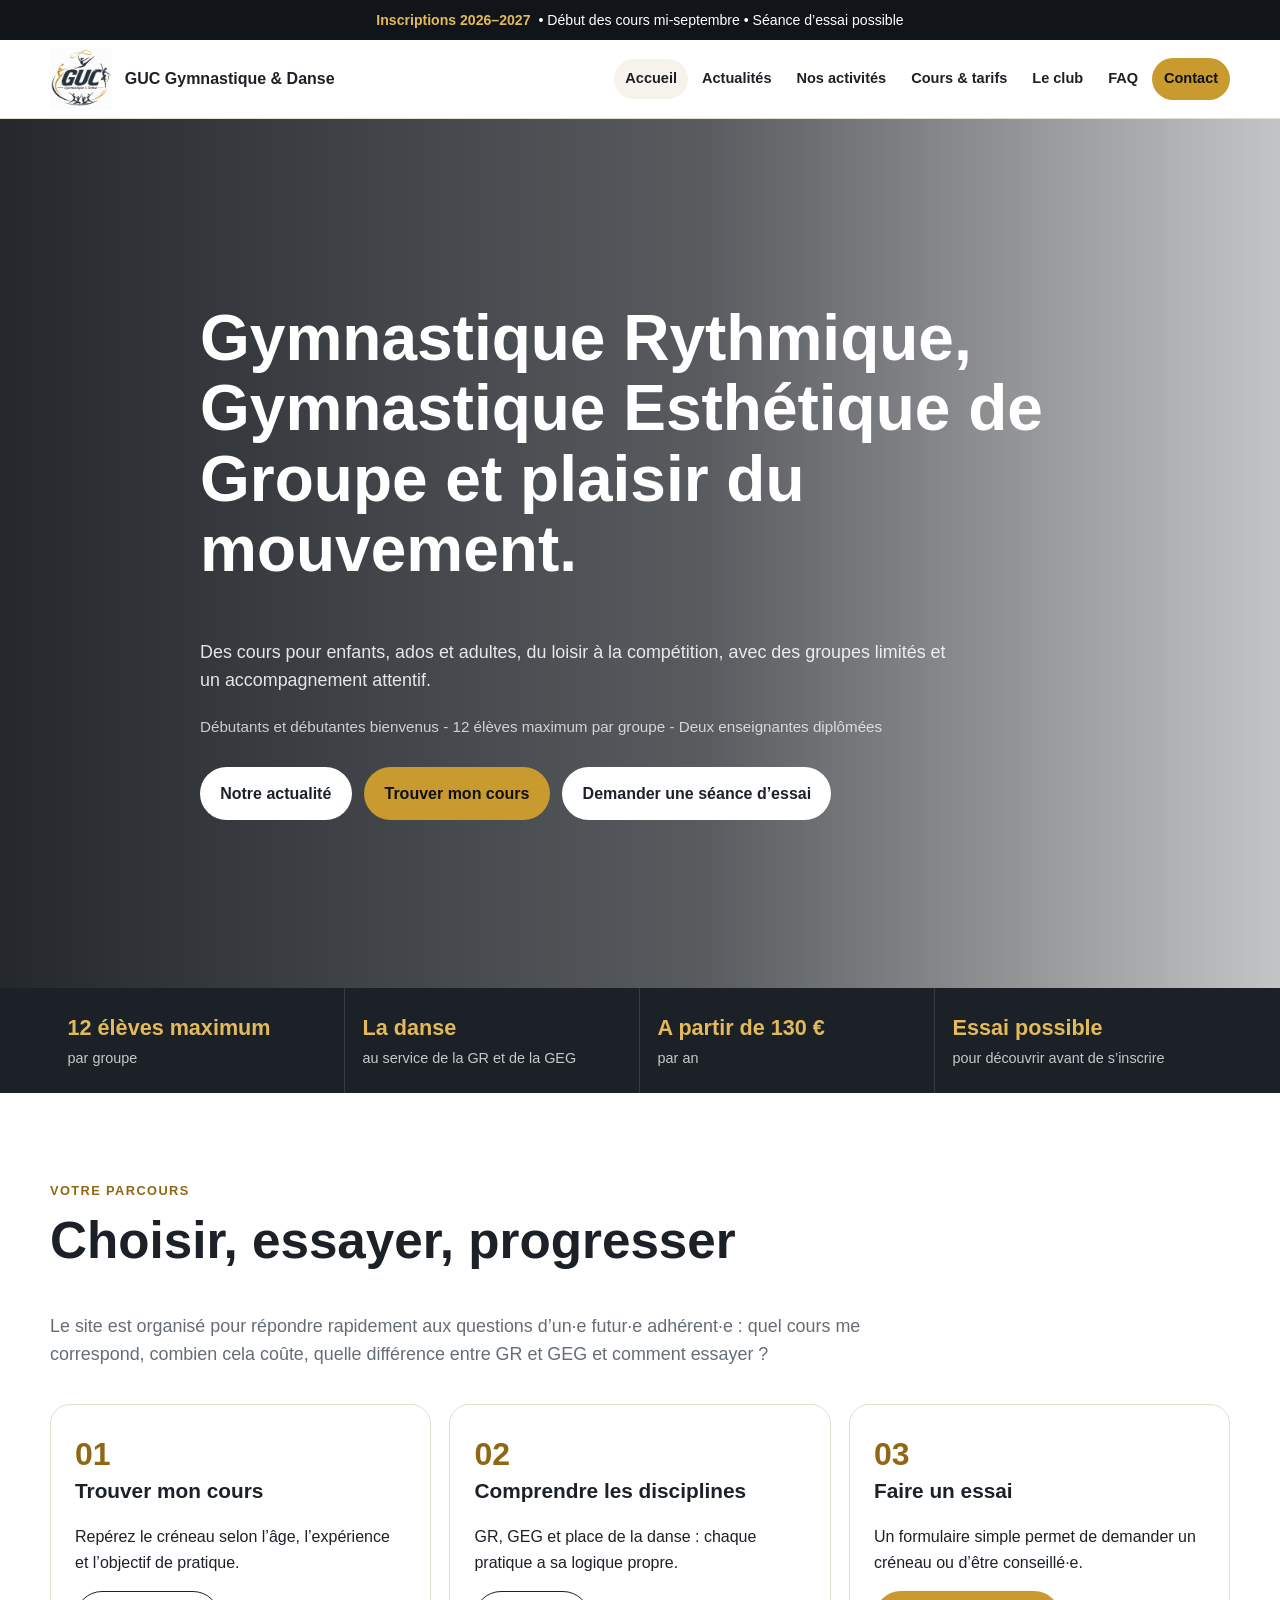
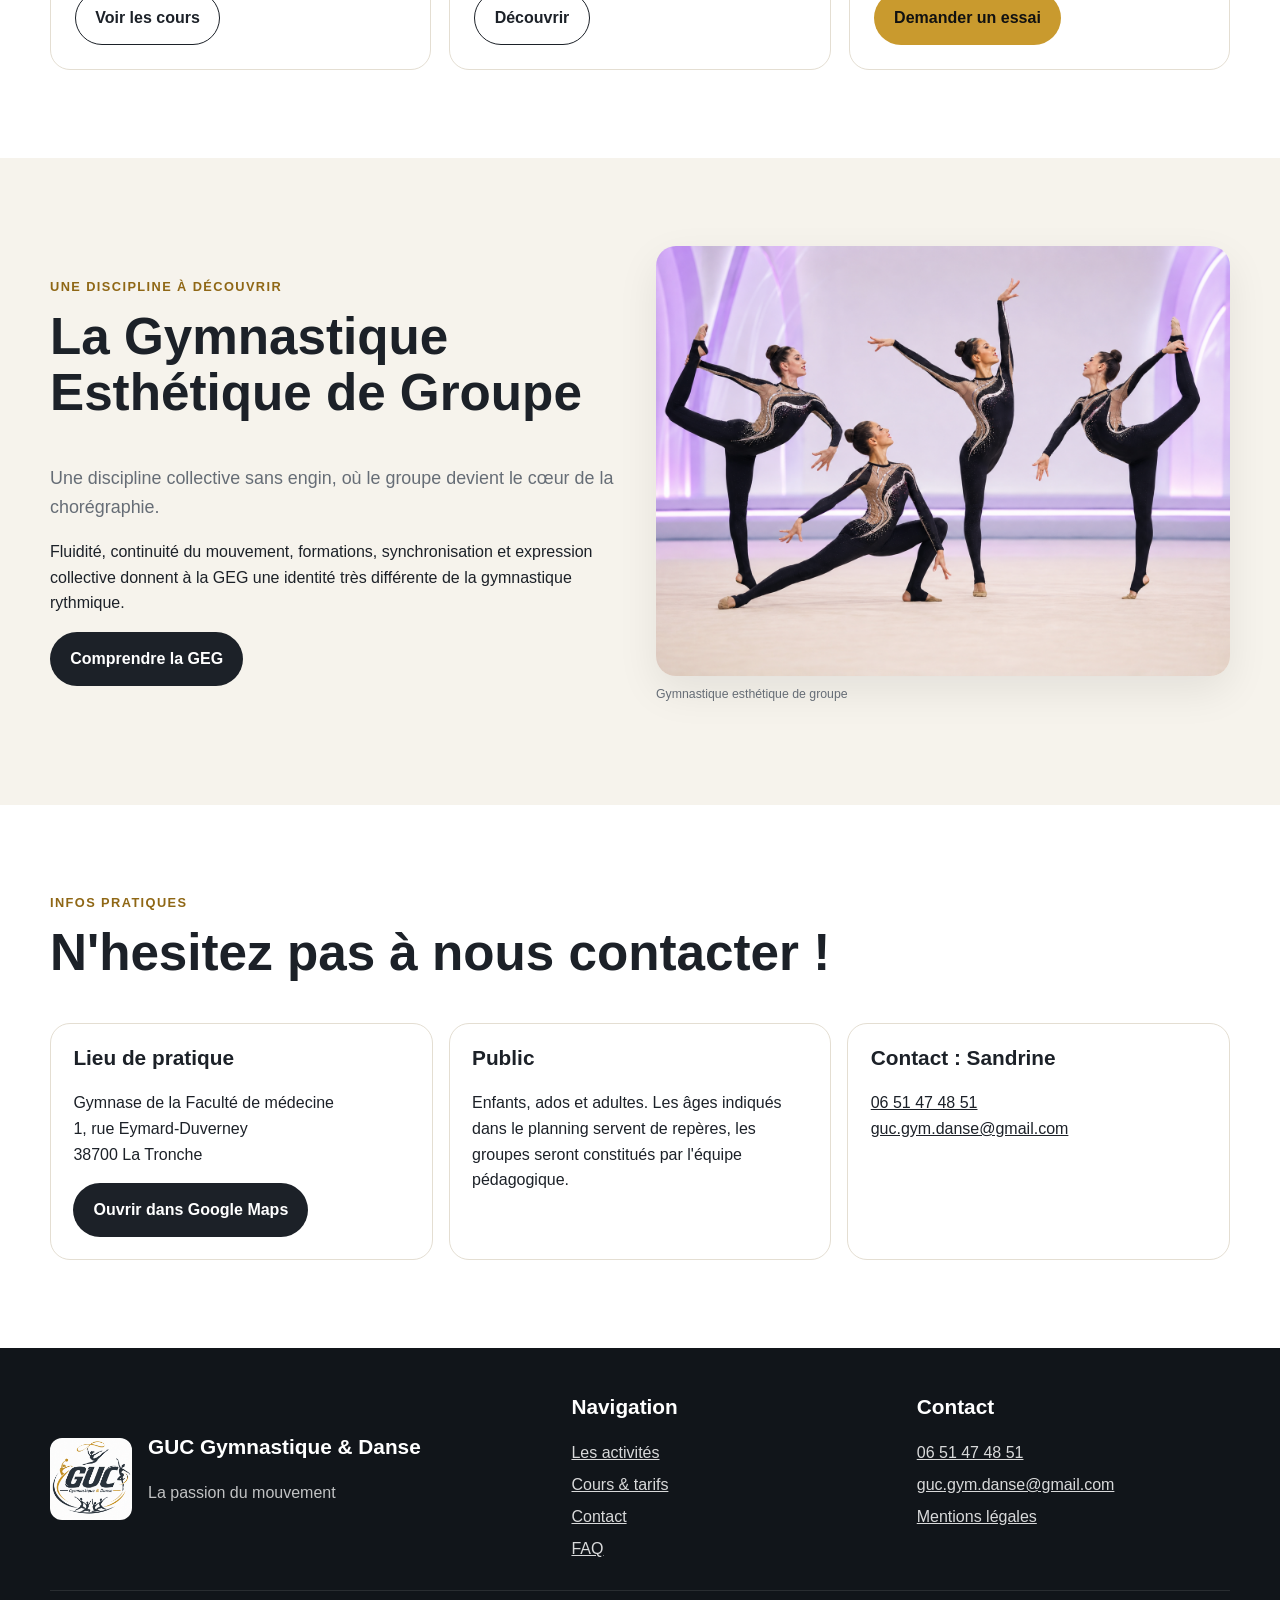
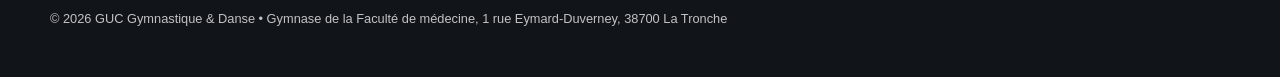
<file: index.html>
<!doctype html>
<html lang="fr">
<head>
<meta charset="utf-8">
<meta name="viewport" content="width=device-width, initial-scale=1">
<meta name="description" content="Gymnastique rythmique, gymnastique esthétique de groupe et pratique loisir à Grenoble–La Tronche.">
<title>GUC Gymnastique & Danse | Grenoble – La Tronche</title>
<link rel="icon" type="image/png" href="assets/images/favicon.png">
<link rel="stylesheet" href="assets/css/style.css">
</head>
<body>

<a class="skip-link" href="#contenu">Aller au contenu</a>
<div class="noticebar"><div class="container"><strong>Inscriptions 2026–2027</strong> • Début des cours mi-septembre • Séance d’essai possible</div></div>
<header class="site-header">
  <div class="container header-inner">
    <a class="brand" href="index.html">
      <img src="assets/images/logo.png" alt="Logo GUC Gymnastique & Danse">
      <strong>GUC Gymnastique &amp; Danse</strong>
    </a>
    <button class="menu-toggle" type="button" aria-expanded="false" aria-label="Ouvrir le menu">Menu</button>
    <nav class="main-nav" aria-label="Navigation principale">
      <a href="index.html" aria-current="page">Accueil</a><a href="news.html">Actualités</a><a href="activites.html">Nos activités</a><a href="cours-tarifs.html">Cours & tarifs</a><a href="club.html">Le club</a><a href="faq.html">FAQ</a><a class="btn btn-primary" href="inscription.html">Contact</a>
    </nav>
  </div>
</header>

<main id="contenu">

<section class="hero">
  <div class="container hero-content">
    <h1>Gymnastique Rythmique, Gymnastique Esthétique de Groupe et plaisir du mouvement.</h1>
    <p class="lead">Des cours pour enfants, ados et adultes, du loisir à la compétition, avec des groupes limités et un accompagnement attentif.</p>
    <p class="hero-note">Débutants et débutantes bienvenus - 12 élèves maximum par groupe - Deux enseignantes diplômées</p> 
    <div class="hero-actions">
      <a class="btn btn-light" href="news.html">Notre actualité</a>
      <a class="btn btn-primary" href="cours-tarifs.html">Trouver mon cours</a>
      <a class="btn btn-light" href="inscription.html">Demander une séance d’essai</a>
    </div>

  </div>
</section>

<div class="stat-strip">
  <div class="container stat-grid">
    <div class="stat"><b>12 élèves maximum </b><span>par groupe</span></div>
    <div class="stat"><b>La danse</b><span>au service de la GR et de la GEG</span></div>
    <div class="stat"><b>A partir de 130 €</b><span>par an</span></div>
    <div class="stat"><b>Essai possible</b><span>pour découvrir avant de s’inscrire</span></div>
  </div>
</div>

<section>
  <div class="container">
    <div class="section-head">
      <p class="kicker">Votre parcours</p>
      <h2>Choisir, essayer, progresser</h2>
      <p class="lead">Le site est organisé pour répondre rapidement aux questions d’un·e futur·e adhérent·e : quel cours me correspond, combien cela coûte, quelle différence entre GR et GEG et comment essayer ?</p>
    </div>
    <div class="grid-3">
      <article class="feature"><div class="big">01</div><h3>Trouver mon cours</h3><p>Repérez le créneau selon l’âge, l’expérience et l’objectif de pratique.</p><a class="btn btn-outline" href="cours-tarifs.html">Voir les cours</a></article>
      <article class="feature"><div class="big">02</div><h3>Comprendre les disciplines</h3><p>GR, GEG et place de la danse : chaque pratique a sa logique propre.</p><a class="btn btn-outline" href="activites.html">Découvrir</a></article>
      <article class="feature"><div class="big">03</div><h3>Faire un essai</h3><p>Un formulaire simple permet de demander un créneau ou d’être conseillé·e.</p><a class="btn btn-primary" href="inscription.html">Demander un essai</a></article>
    </div>
  </div>
</section>

<section class="soft">
  <div class="container split">
    <div>
      <p class="kicker">Une discipline à découvrir</p>
      <h2>La Gymnastique Esthétique de Groupe</h2>
      <p class="lead">Une discipline collective sans engin, où le groupe devient le cœur de la chorégraphie.</p>
      <p>Fluidité, continuité du mouvement, formations, synchronisation et expression collective donnent à la GEG une identité très différente de la gymnastique rythmique.</p>
      <a class="btn btn-dark" href="activites.html#geg">Comprendre la GEG</a>
    </div>
    <div>
      <img src="assets/images/GEG.png" alt="Groupe de gymnastique esthétique de groupe en compétition, Wikimedia Commons, CC BY-SA 4.0">
      <p class="caption">Gymnastique esthétique de groupe</p>
    </div>
  </div>
</section>

<section>
  <div class="container">
    <div class="section-head">
      <p class="kicker">Infos pratiques</p>
      <h2>N'hesitez pas à nous contacter !</h2>
    </div>
    <div class="info-grid">
      <div class="info-card"><h3>Lieu de pratique</h3><p>Gymnase de la Faculté de médecine<br>1, rue Eymard-Duverney<br>38700 La Tronche</p><a class="btn btn-dark" href="https://www.google.com/maps/search/?api=1&query=1+rue+Eymard+Duverney+La+Tronche" target="_blank" rel="noopener">Ouvrir dans Google Maps</a></div>
      <div class="info-card"><h3>Public</h3><p>Enfants, ados et adultes. Les âges indiqués dans le planning servent de repères, les groupes seront constitués par l'équipe pédagogique.</p></div>
      <div class="info-card"><h3>Contact : Sandrine </h3><p><a href="tel:+33651474851">06 51 47 48 51</a><br><a href="mailto:guc.gym.danse@gmail.com">guc.gym.danse@gmail.com</a></p></div>
    </div>
  </div>
</section>

</main>

<footer class="site-footer">
  <div class="container">
    <div class="footer-grid">
      <div class="footer-brand">
        <img src="assets/images/logo.png" alt="Logo GUC Gymnastique & Danse">
        <div><h3>GUC Gymnastique &amp; Danse</h3><p>La passion du mouvement</p></div>
      </div>
      <div>
        <h3>Navigation</h3>
        <div class="footer-links">
          <a href="activites.html">Les activités</a>
          <a href="cours-tarifs.html">Cours & tarifs</a>
          <a href="inscription.html">Contact</a>
          <a href="faq.html">FAQ</a>
        </div>
      </div>
      <div>
        <h3>Contact</h3>
        <div class="footer-links">
          <a href="tel:+33651474851">06 51 47 48 51</a>
          <a href="mailto:guc.gym.danse@gmail.com">guc.gym.danse@gmail.com</a>
          <a href="mentions-legales.html">Mentions légales</a>
        </div>
      </div>
    </div>
    <div class="footer-bottom">
      © 2026 GUC Gymnastique &amp; Danse • Gymnase de la Faculté de médecine, 1 rue Eymard-Duverney, 38700 La Tronche
    </div>
  </div>
</footer>
<script src="assets/js/main.js"></script>

</body>
</html>
</file>
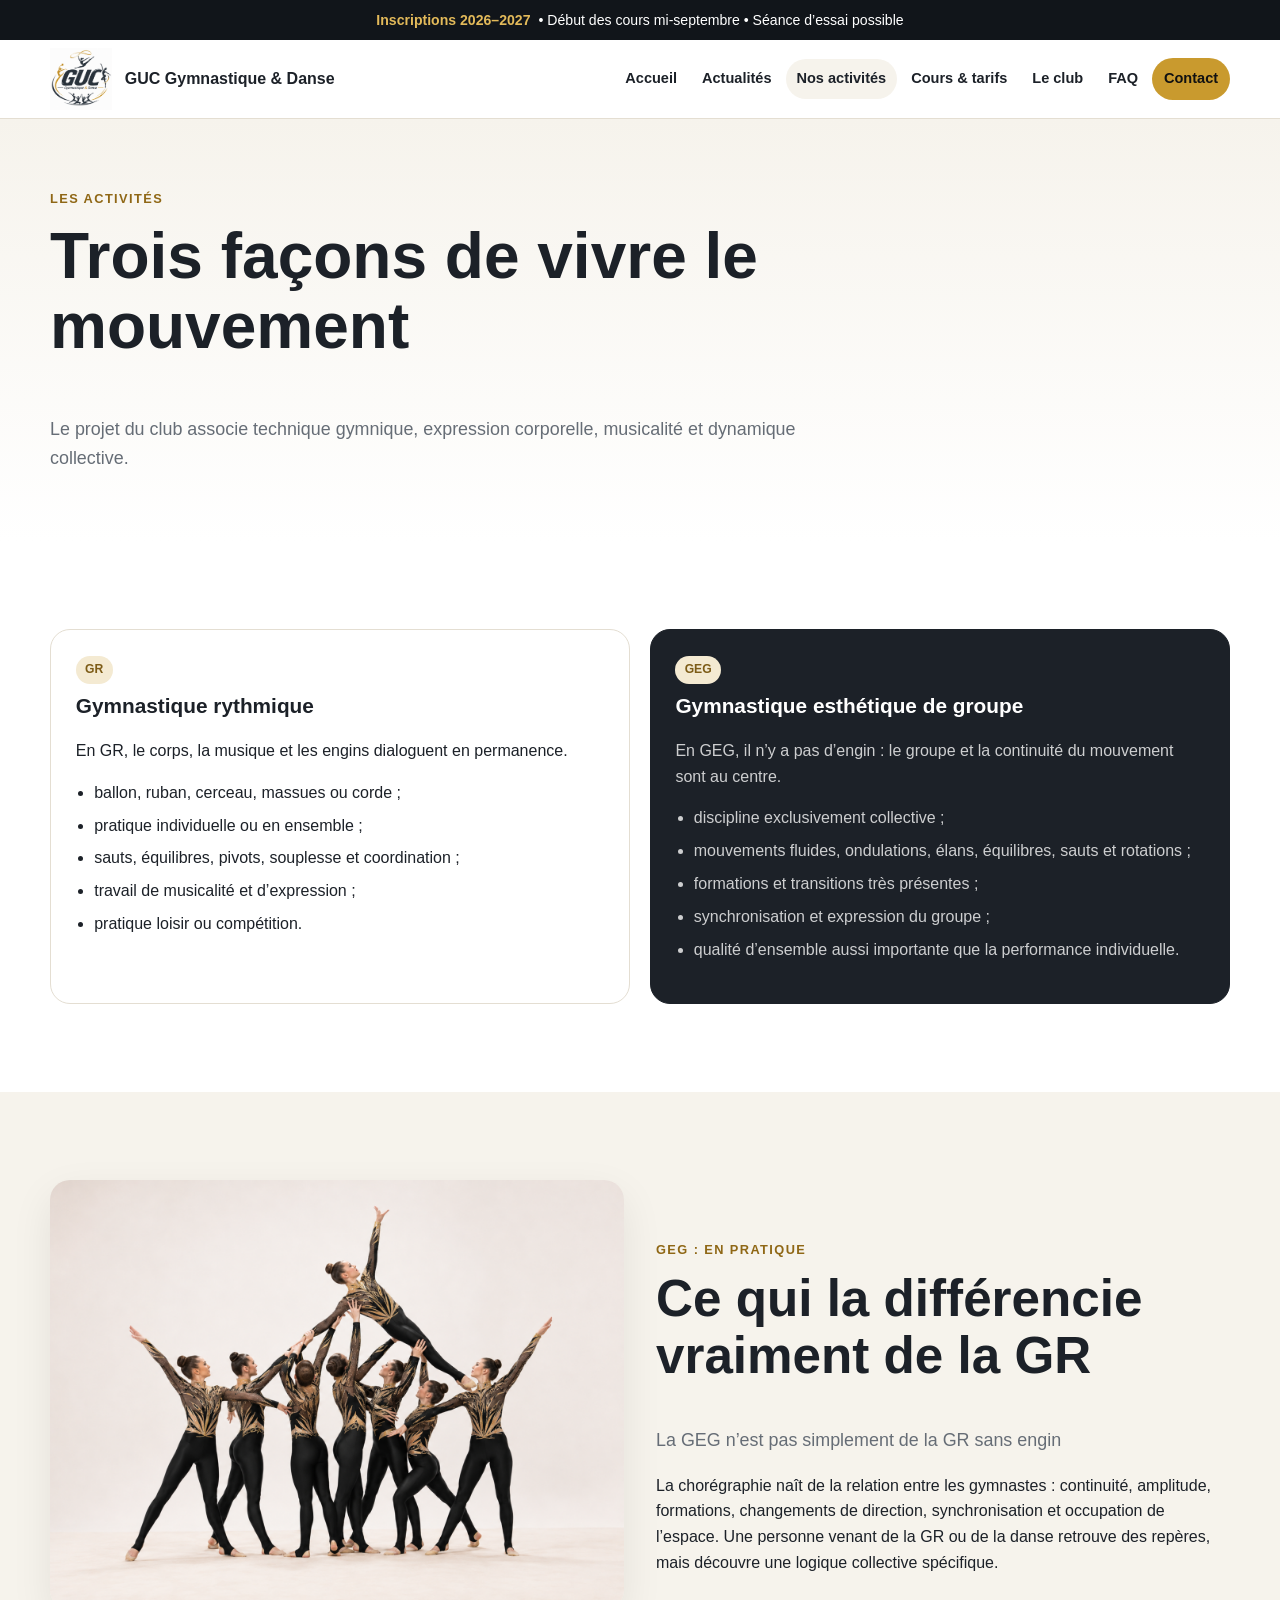
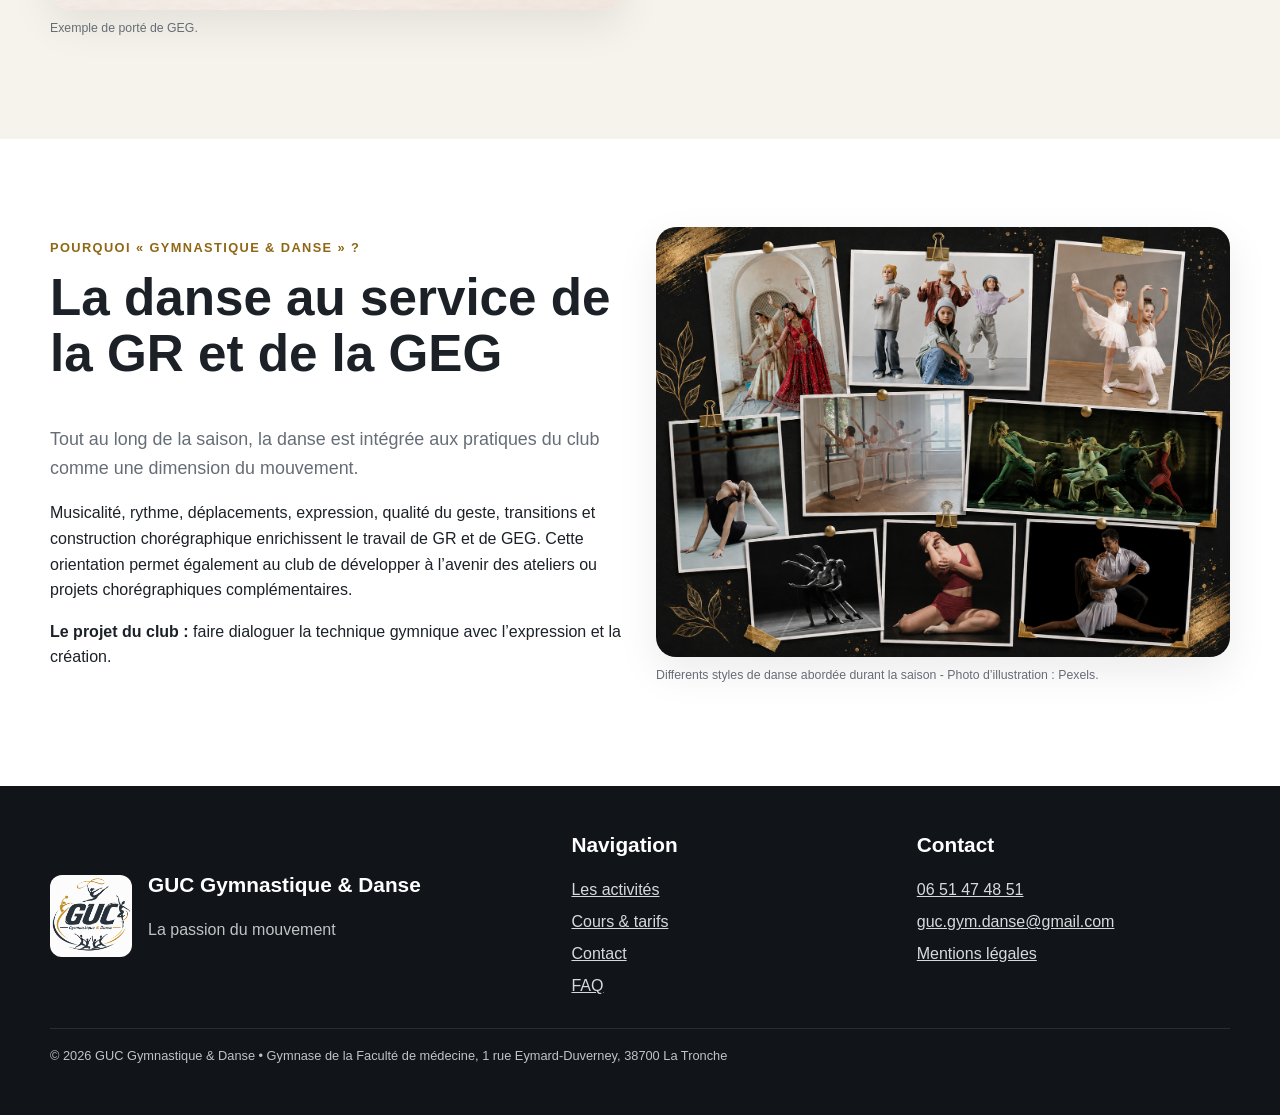
<file: activites.html>
<!doctype html>
<html lang="fr">
<head>
<meta charset="utf-8">
<meta name="viewport" content="width=device-width, initial-scale=1">
<meta name="description" content="Comprendre la gymnastique rythmique, la gymnastique esthétique de groupe et la place de la danse.">
<title>Les activités | GUC Gymnastique & Danse</title>
<link rel="icon" type="image/png" href="assets/images/favicon.png">
<link rel="stylesheet" href="assets/css/style.css">
</head>
<body>

<a class="skip-link" href="#contenu">Aller au contenu</a>
<div class="noticebar"><div class="container"><strong>Inscriptions 2026–2027</strong> • Début des cours mi-septembre • Séance d’essai possible</div></div>
<header class="site-header">
  <div class="container header-inner">
    <a class="brand" href="index.html">
      <img src="assets/images/logo.png" alt="Logo GUC Gymnastique & Danse">
      <strong>GUC Gymnastique &amp; Danse</strong>
    </a>
    <button class="menu-toggle" type="button" aria-expanded="false" aria-label="Ouvrir le menu">Menu</button>
    <nav class="main-nav" aria-label="Navigation principale">
      <a href="index.html">Accueil</a><a href="news.html">Actualités</a><a href="activites.html" aria-current="page">Nos activités</a><a href="cours-tarifs.html">Cours & tarifs</a><a href="club.html">Le club</a><a href="faq.html">FAQ</a><a class="btn btn-primary" href="inscription.html">Contact</a>
    </nav>
  </div>
</header>

<main id="contenu">

<section class="page-hero compact">
  <div class="container">
    <p class="kicker">Les activités</p>
    <h1>Trois façons de vivre le mouvement</h1>
    <p class="lead">Le projet du club associe technique gymnique, expression corporelle, musicalité et dynamique collective.</p>
  </div>
</section>

<section>
  <div class="container">
    <div class="compare">
      <article class="compare-card">
        <span class="tag">GR</span>
        <h3>Gymnastique rythmique</h3>
        <p>En GR, le corps, la musique et les engins dialoguent en permanence.</p>
        <ul>
          <li>ballon, ruban, cerceau, massues ou corde ;</li>
          <li>pratique individuelle ou en ensemble ;</li>
          <li>sauts, équilibres, pivots, souplesse et coordination ;</li>
          <li>travail de musicalité et d’expression ;</li>
          <li>pratique loisir ou compétition.</li>
        </ul>
      </article>
      <article class="compare-card dark" id="geg">
        <span class="tag">GEG</span>
        <h3>Gymnastique esthétique de groupe</h3>
        <p>En GEG, il n’y a pas d’engin : le groupe et la continuité du mouvement sont au centre.</p>
        <ul>
          <li>discipline exclusivement collective ;</li>
          <li>mouvements fluides, ondulations, élans, équilibres, sauts et rotations ;</li>
          <li>formations et transitions très présentes ;</li>
          <li>synchronisation et expression du groupe ;</li>
          <li>qualité d’ensemble aussi importante que la performance individuelle.</li>
        </ul>
      </article>
    </div>
  </div>
</section>

<section class="soft">
  <div class="container split">
    <div>
      <img src="assets/images/GEG porté.png" alt="Équipe de gymnastique esthétique de groupe sans engin">
      <p class="caption">Exemple de porté de GEG. </p>
    </div>
    <div>
      <p class="kicker">GEG : en pratique</p>
      <h2>Ce qui la différencie vraiment de la GR</h2>
      <p class="lead">La GEG n’est pas simplement de la GR sans engin</p>
      <p>La chorégraphie naît de la relation entre les gymnastes : continuité, amplitude, formations, changements de direction, synchronisation et occupation de l’espace. Une personne venant de la GR ou de la danse retrouve des repères, mais découvre une logique collective spécifique.</p>
    </div>
  </div>
</section>

<section>
  <div class="container split">
    <div>
      <p class="kicker">Pourquoi « Gymnastique & Danse » ?</p>
      <h2>La danse au service de la GR et de la GEG</h2>
      <p class="lead">Tout au long de la saison, la danse est intégrée aux pratiques du club comme une dimension du mouvement.</p>
      <p>Musicalité, rythme, déplacements, expression, qualité du geste, transitions et construction chorégraphique enrichissent le travail de GR et de GEG. Cette orientation permet également au club de développer à l’avenir des ateliers ou projets chorégraphiques complémentaires.</p>
      <p><strong>Le projet du club :</strong> faire dialoguer la technique gymnique avec l’expression et la création.</p>
    </div>
    <div>
      <img src="assets/images/Danse_patchwork.png" alt="Differents styles de danse abordée durant la saison : classique, contemporaine, jazz, hip-hop, street dance et danse orientale  ">
      <p class="caption">Differents styles de danse abordée durant la saison - Photo d’illustration : Pexels.</p>
    </div>
  </div>
</section>

</main>

<footer class="site-footer">
  <div class="container">
    <div class="footer-grid">
      <div class="footer-brand">
        <img src="assets/images/logo.png" alt="Logo GUC Gymnastique & Danse">
        <div><h3>GUC Gymnastique &amp; Danse</h3><p>La passion du mouvement</p></div>
      </div>
      <div>
        <h3>Navigation</h3>
        <div class="footer-links">
          <a href="activites.html">Les activités</a>
          <a href="cours-tarifs.html">Cours & tarifs</a>
          <a href="inscription.html">Contact</a>
          <a href="faq.html">FAQ</a>
        </div>
      </div>
      <div>
        <h3>Contact</h3>
        <div class="footer-links">
          <a href="tel:+33651474851">06 51 47 48 51</a>
          <a href="mailto:guc.gym.danse@gmail.com">guc.gym.danse@gmail.com</a>
          <a href="mentions-legales.html">Mentions légales</a>
        </div>
      </div>
    </div>
    <div class="footer-bottom">
      © 2026 GUC Gymnastique &amp; Danse • Gymnase de la Faculté de médecine, 1 rue Eymard-Duverney, 38700 La Tronche
    </div>
  </div>
</footer>
<script src="assets/js/main.js"></script>

</body>
</html>
</file>
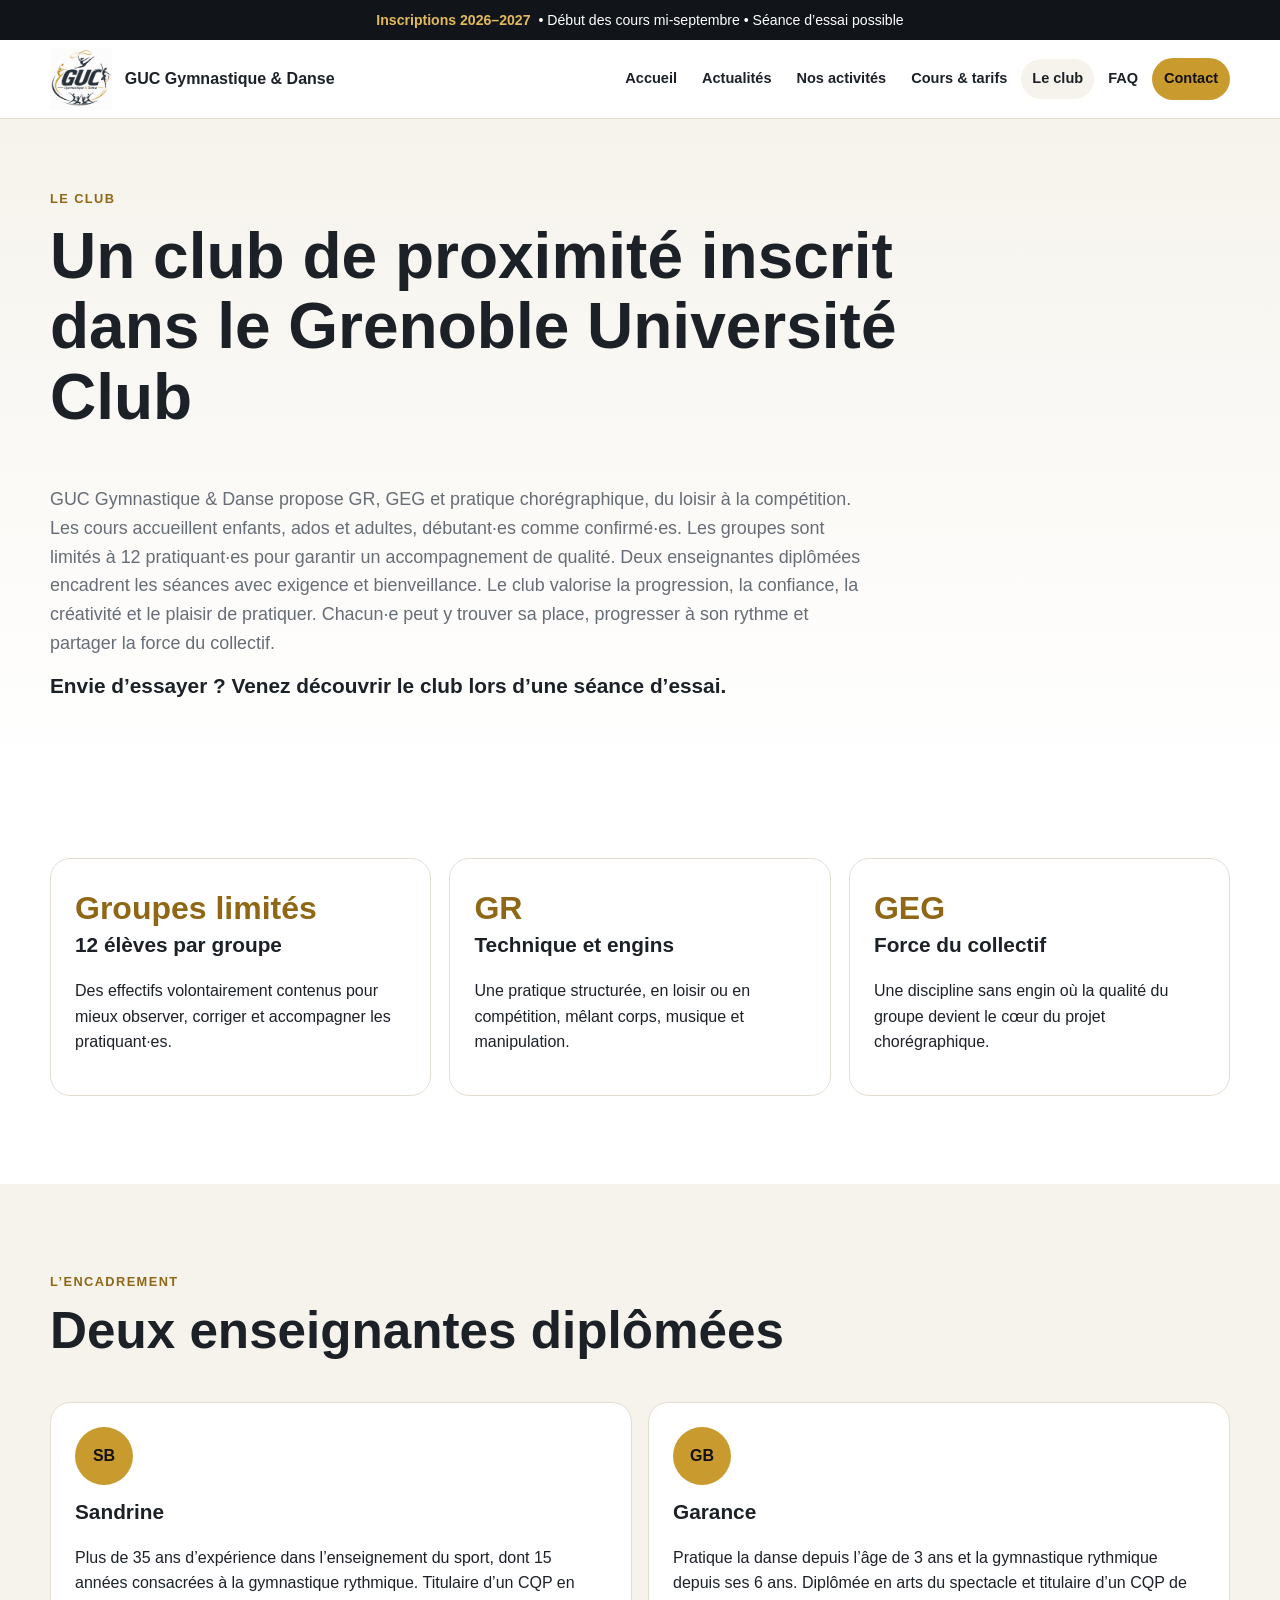
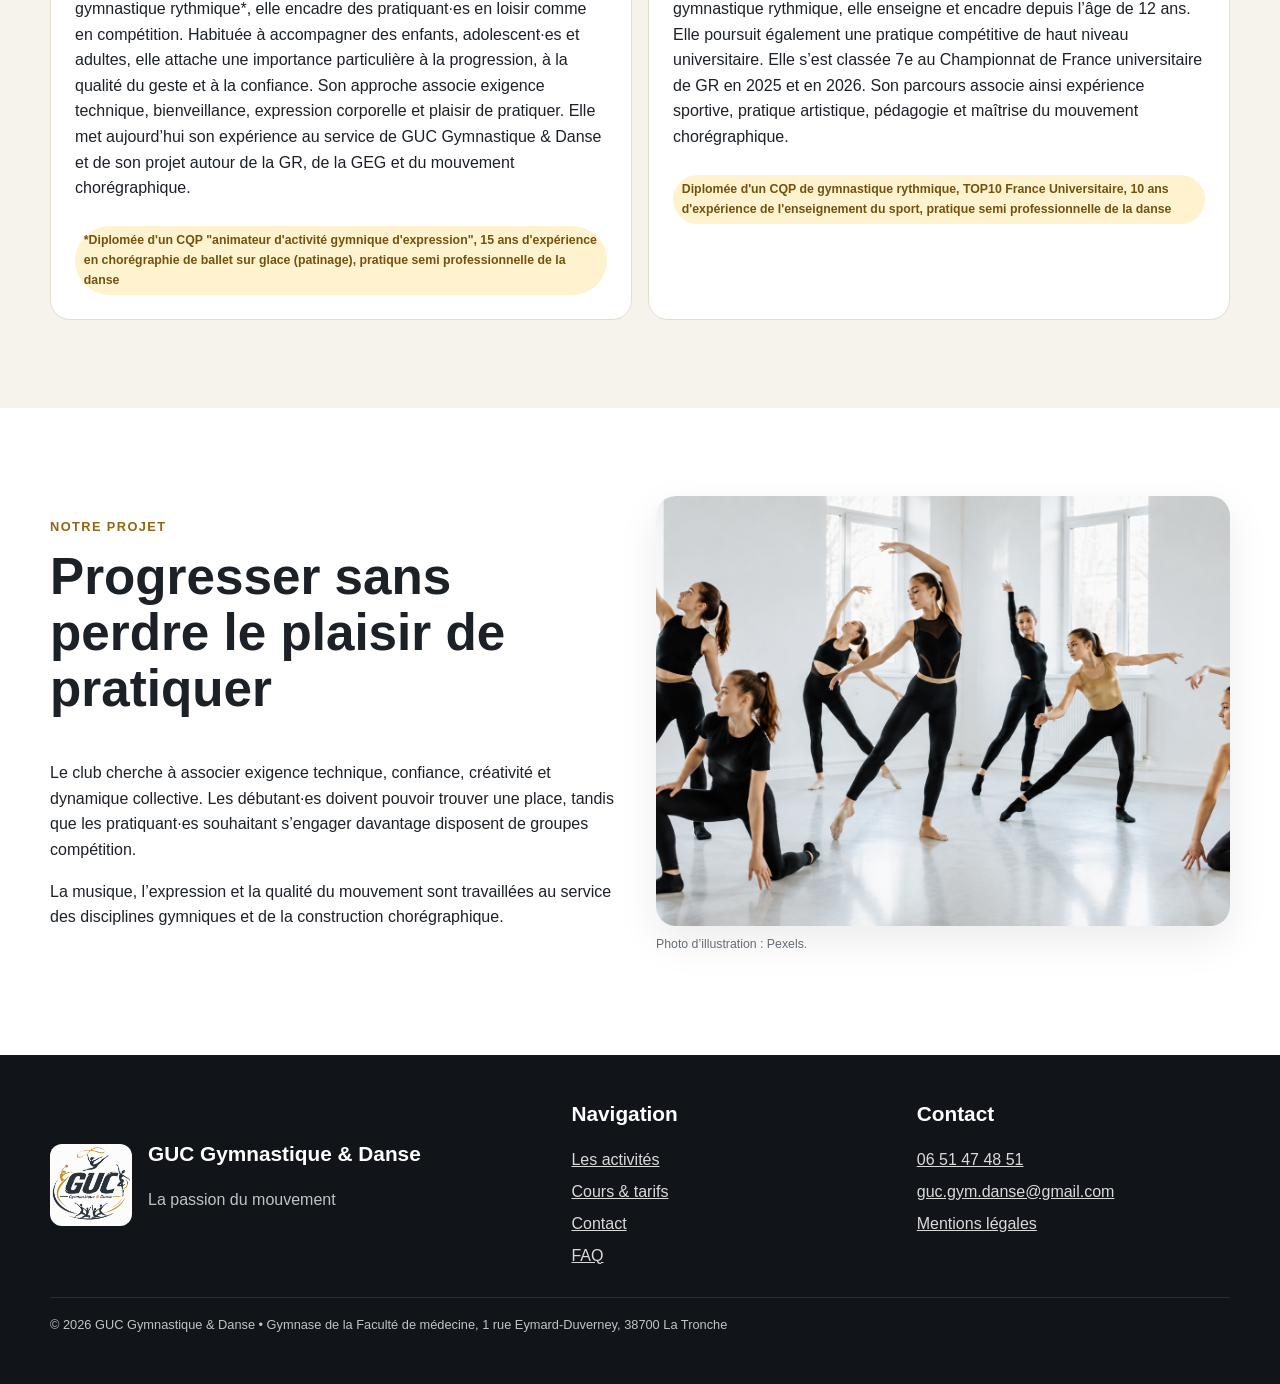
<file: club.html>
<!doctype html>
<html lang="fr">
<head>
<meta charset="utf-8">
<meta name="viewport" content="width=device-width, initial-scale=1">
<meta name="description" content="Le projet, l’encadrement et les valeurs de GUC Gymnastique & Danse.">
<title>Le club | GUC Gymnastique & Danse</title>
<link rel="icon" type="image/png" href="assets/images/favicon.png">
<link rel="stylesheet" href="assets/css/style.css">
</head>
<body>

<a class="skip-link" href="#contenu">Aller au contenu</a>
<div class="noticebar"><div class="container"><strong>Inscriptions 2026–2027</strong> • Début des cours mi-septembre • Séance d’essai possible</div></div>
<header class="site-header">
  <div class="container header-inner">
    <a class="brand" href="index.html">
      <img src="assets/images/logo.png" alt="Logo GUC Gymnastique & Danse">
      <strong>GUC Gymnastique &amp; Danse</strong>
    </a>
    <button class="menu-toggle" type="button" aria-expanded="false" aria-label="Ouvrir le menu">Menu</button>
    <nav class="main-nav" aria-label="Navigation principale">
      <a href="index.html">Accueil</a><a href="news.html">Actualités</a><a href="activites.html">Nos activités</a><a href="cours-tarifs.html">Cours & tarifs</a><a href="club.html" aria-current="page">Le club</a><a href="faq.html">FAQ</a><a class="btn btn-primary" href="inscription.html">Contact</a>
    </nav>
  </div>
</header>

<main id="contenu">

<section class="page-hero compact">
  <div class="container">
    <p class="kicker">Le club</p>
    <h1>Un club de proximité inscrit dans le Grenoble Université Club</h1>
    <p class="lead">GUC Gymnastique & Danse propose GR, GEG et pratique chorégraphique, du loisir à la compétition.
Les cours accueillent enfants, ados et adultes, débutant·es comme confirmé·es.
Les groupes sont limités à 12 pratiquant·es pour garantir un accompagnement de qualité.
Deux enseignantes diplômées encadrent les séances avec exigence et bienveillance.
Le club valorise la progression, la confiance, la créativité et le plaisir de pratiquer.
Chacun·e peut y trouver sa place, progresser à son rythme et partager la force du collectif.</p>
     <h3>Envie d’essayer ? Venez découvrir le club lors d’une séance d’essai. </h3>
  </div>
</section>
<section>
  <div class="container">
    <div class="grid-3">
      <article class="feature"><div class="big">Groupes limités</div><h3>12 élèves par groupe</h3><p>Des effectifs volontairement contenus pour mieux observer, corriger et accompagner les pratiquant·es.</p></article>
      <article class="feature"><div class="big">GR</div><h3>Technique et engins</h3><p>Une pratique structurée, en loisir ou en compétition, mêlant corps, musique et manipulation.</p></article>
      <article class="feature"><div class="big">GEG</div><h3>Force du collectif</h3><p>Une discipline sans engin où la qualité du groupe devient le cœur du projet chorégraphique.</p></article>
    </div>
  </div>
</section>

<section class="soft">
  <div class="container">
    <div class="section-head">
      <p class="kicker">L’encadrement</p>
      <h2>Deux enseignantes diplômées</h2>
      <p class="lead"></p>
    </div>
    <div class="team-grid">
      <article class="team-card">
        <div class="avatar">SB</div>
        <h3>Sandrine</h3>
        <p> Plus de 35 ans d’expérience dans l’enseignement du sport, dont 15 années consacrées à la gymnastique rythmique.
Titulaire d’un CQP en gymnastique rythmique*, elle encadre des pratiquant·es en loisir comme en compétition.
Habituée à accompagner des enfants, adolescent·es et adultes, elle attache une importance particulière à la progression, à la qualité du geste et à la confiance.
Son approche associe exigence technique, bienveillance, expression corporelle et plaisir de pratiquer.
Elle met aujourd’hui son expérience au service de GUC Gymnastique & Danse et de son projet autour de la GR, de la GEG et du mouvement chorégraphique.</p>
        <span class="draft-note">*Diplomée d'un CQP "animateur d'activité gymnique d'expression", 15 ans d'expérience en chorégraphie de ballet sur glace (patinage), pratique semi professionnelle de la danse </span>
      </article>
      <article class="team-card">
        <div class="avatar">GB</div>
        <h3>Garance</h3>
        <p>Pratique la danse depuis l’âge de 3 ans et la gymnastique rythmique depuis ses 6 ans.
Diplômée en arts du spectacle et titulaire d’un CQP de gymnastique rythmique, elle enseigne et encadre depuis l’âge de 12 ans.
Elle poursuit également une pratique compétitive de haut niveau universitaire.
Elle s’est classée 7e au Championnat de France universitaire de GR en 2025 et en 2026.
Son parcours associe ainsi expérience sportive, pratique artistique, pédagogie et maîtrise du mouvement chorégraphique.
</p>
        <span class="draft-note">Diplomée d'un CQP de gymnastique rythmique, TOP10 France Universitaire, 10 ans d'expérience de l'enseignement du sport, pratique semi professionnelle de la danse</span>
      </article>
    </div>
  </div>
</section>

<section>
  <div class="container split">
    <div>
      <p class="kicker">Notre projet</p>
      <h2>Progresser sans perdre le plaisir de pratiquer</h2>
      <p>Le club cherche à associer exigence technique, confiance, créativité et dynamique collective. Les débutant·es doivent pouvoir trouver une place, tandis que les pratiquant·es souhaitant s’engager davantage disposent de groupes compétition.</p>
      <p>La musique, l’expression et la qualité du mouvement sont travaillées au service des disciplines gymniques et de la construction chorégraphique.</p>
    </div>
    <div>
      <img src="assets/images/danse_ado.png" alt="Cours encadré avec des enfants">
      <p class="caption">Photo d’illustration : Pexels. </p>
    </div>
  </div>
</section>

</main>

<footer class="site-footer">
  <div class="container">
    <div class="footer-grid">
      <div class="footer-brand">
        <img src="assets/images/logo.png" alt="Logo GUC Gymnastique & Danse">
        <div><h3>GUC Gymnastique &amp; Danse</h3><p>La passion du mouvement</p></div>
      </div>
      <div>
        <h3>Navigation</h3>
        <div class="footer-links">
          <a href="activites.html">Les activités</a>
          <a href="cours-tarifs.html">Cours & tarifs</a>
          <a href="inscription.html">Contact</a>
          <a href="faq.html">FAQ</a>
        </div>
      </div>
      <div>
        <h3>Contact</h3>
        <div class="footer-links">
          <a href="tel:+33651474851">06 51 47 48 51</a>
          <a href="mailto:guc.gym.danse@gmail.com">guc.gym.danse@gmail.com</a>
          <a href="mentions-legales.html">Mentions légales</a>
        </div>
      </div>
    </div>
    <div class="footer-bottom">
      © 2026 GUC Gymnastique &amp; Danse • Gymnase de la Faculté de médecine, 1 rue Eymard-Duverney, 38700 La Tronche
    </div>
  </div>
</footer>
<script src="assets/js/main.js"></script>

</body>
</html>
</file>
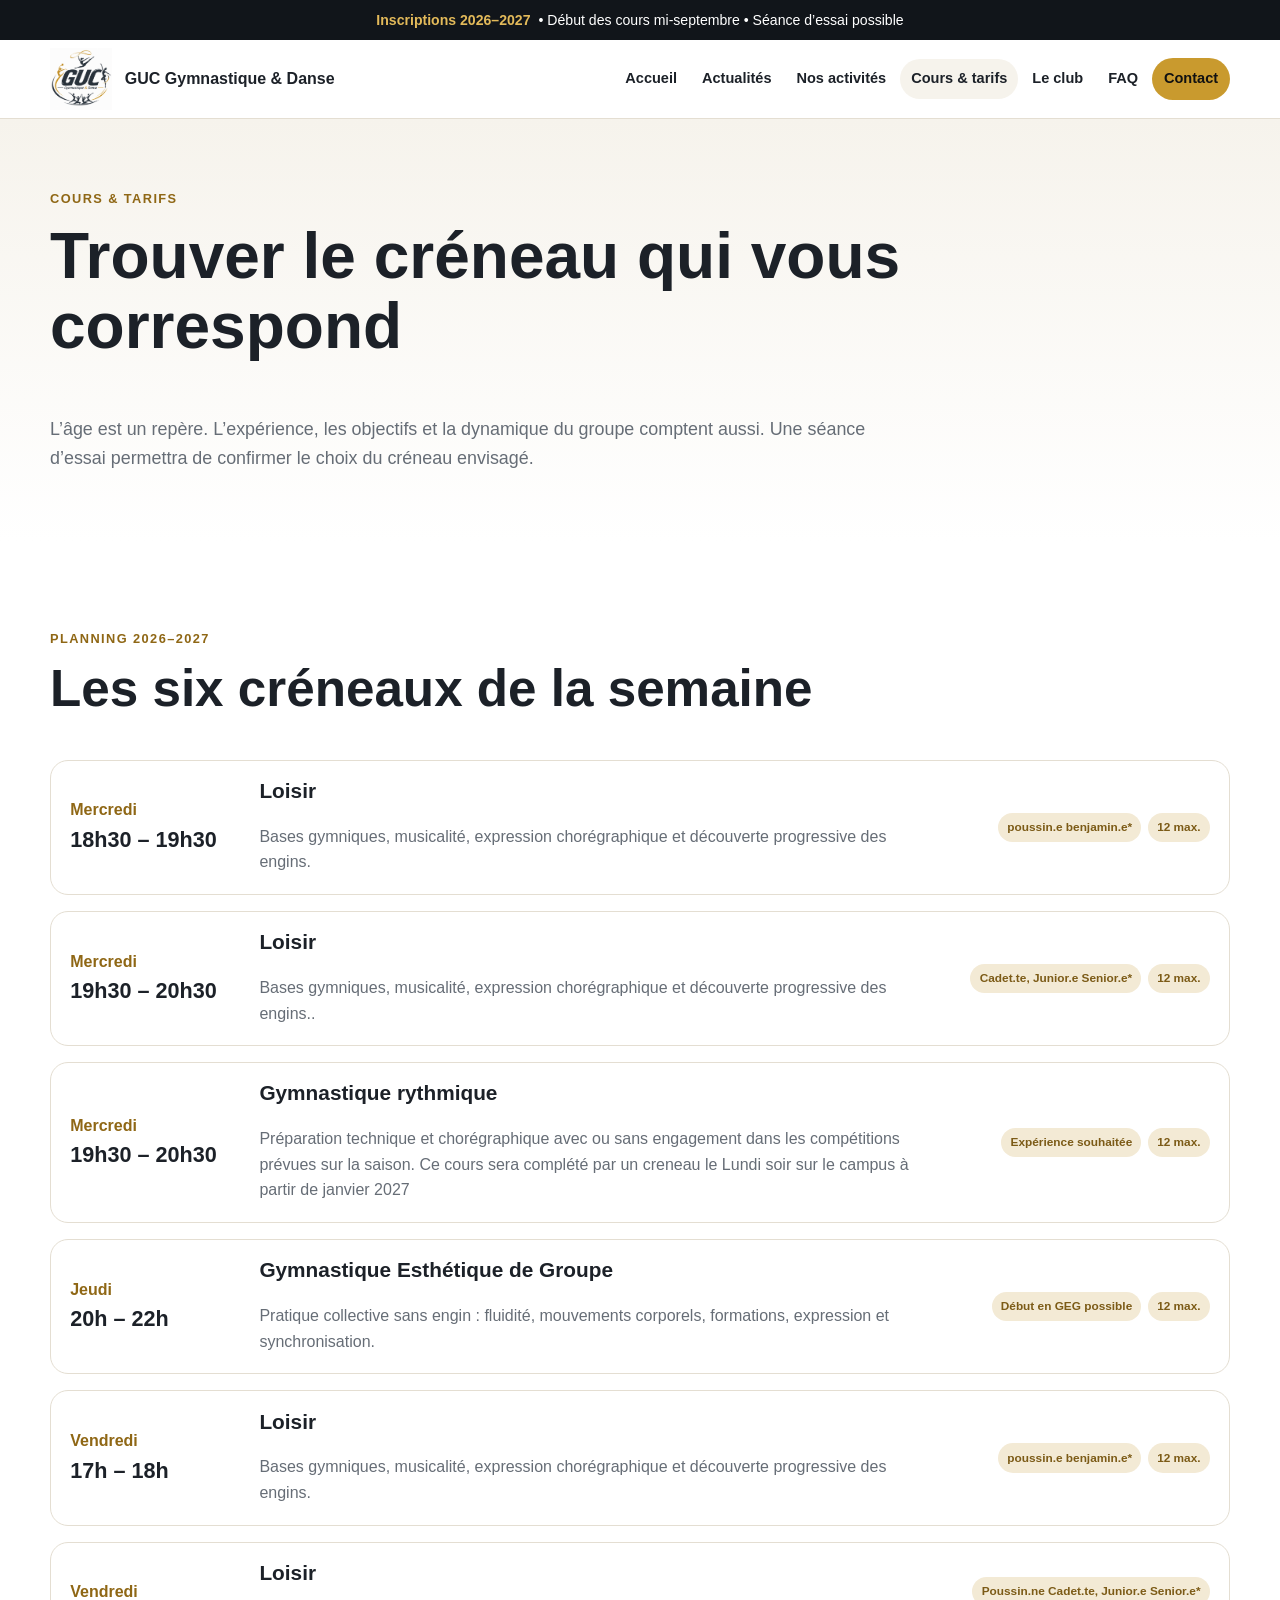
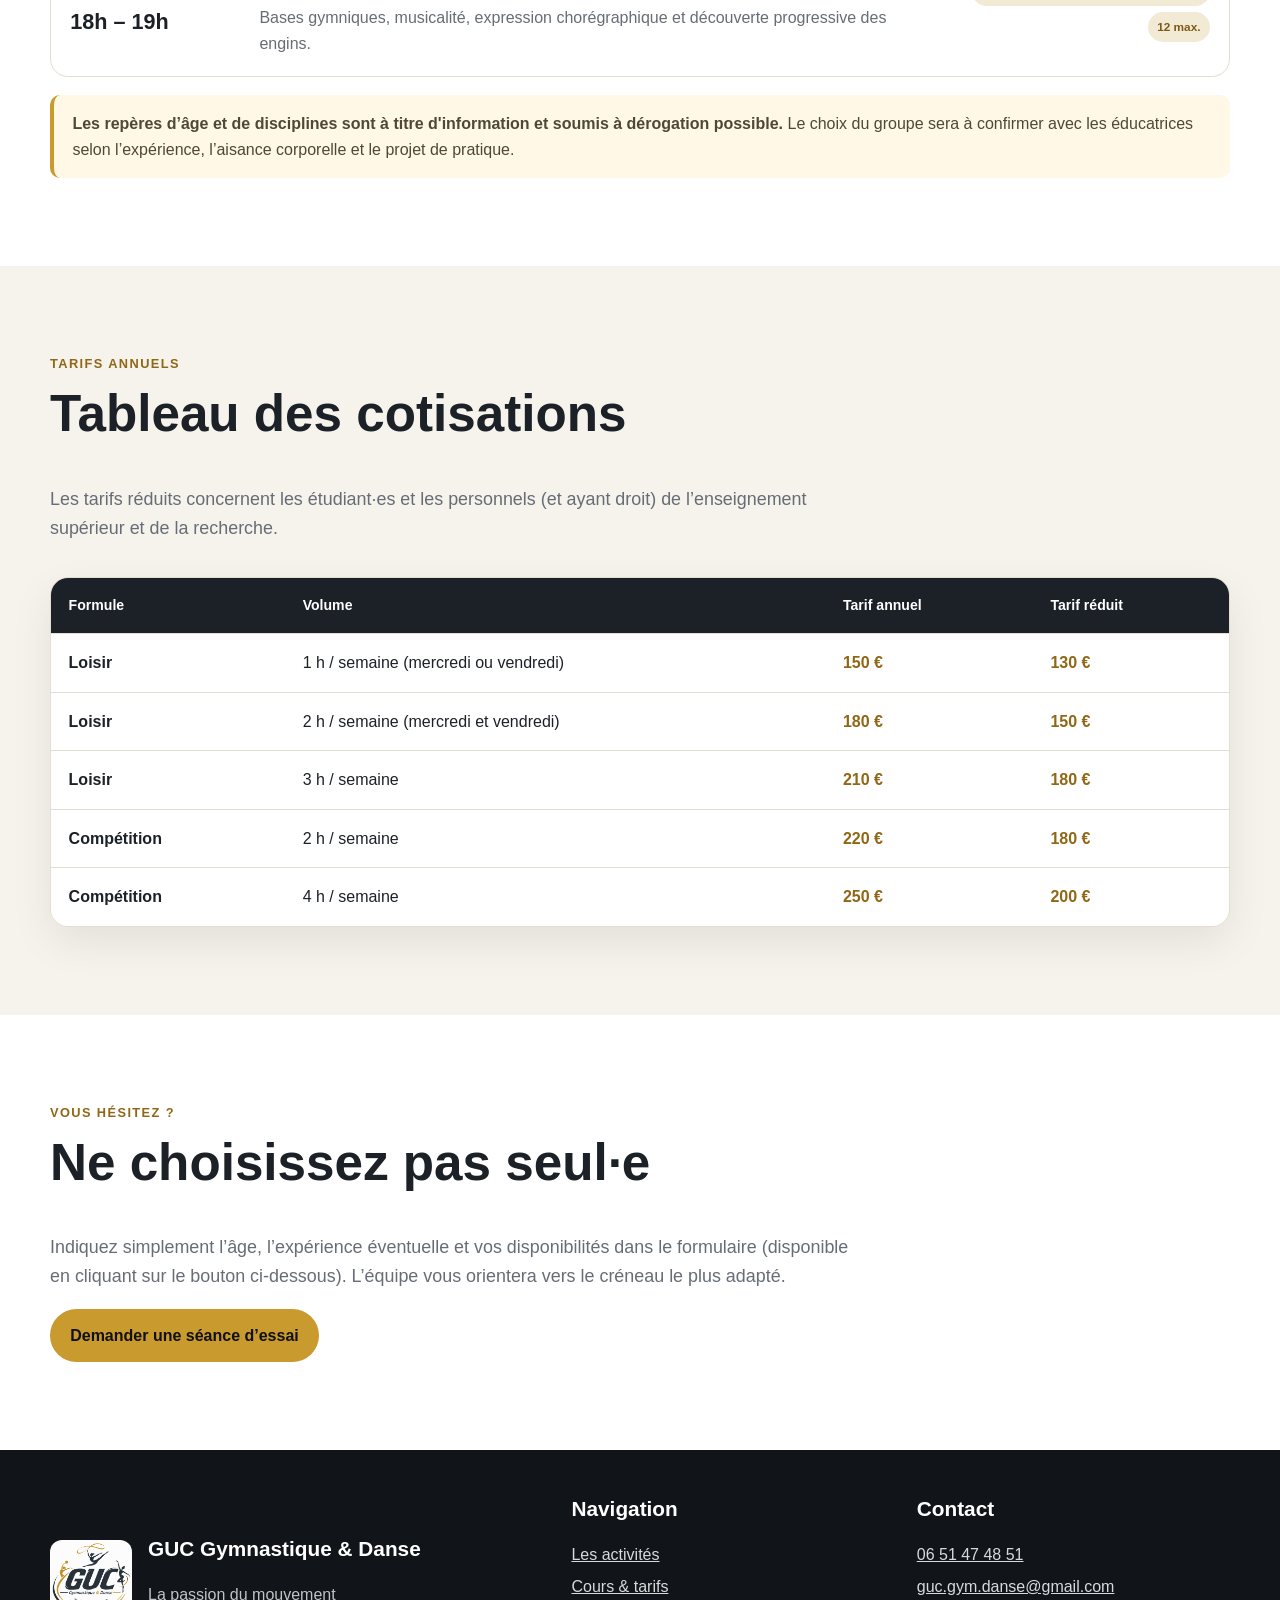
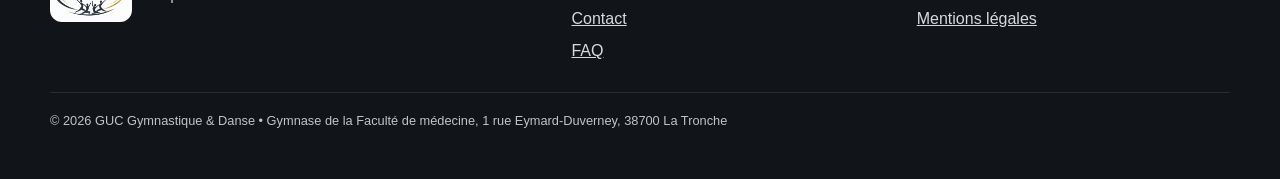
<file: cours-tarifs.html>
<!doctype html>
<html lang="fr">
<head>
<meta charset="utf-8">
<meta name="viewport" content="width=device-width, initial-scale=1">
<meta name="description" content="Horaires, publics, niveaux et tarifs 2026–2027 de GUC Gymnastique & Danse.">
<title>Cours et tarifs | GUC Gymnastique & Danse</title>
<link rel="icon" type="image/png" href="assets/images/favicon.png">
<link rel="stylesheet" href="assets/css/style.css">
</head>
<body>

<a class="skip-link" href="#contenu">Aller au contenu</a>
<div class="noticebar"><div class="container"><strong>Inscriptions 2026–2027</strong> • Début des cours mi-septembre • Séance d’essai possible</div></div>
<header class="site-header">
  <div class="container header-inner">
    <a class="brand" href="index.html">
      <img src="assets/images/logo.png" alt="Logo GUC Gymnastique & Danse">
      <strong>GUC Gymnastique &amp; Danse</strong>
    </a>
    <button class="menu-toggle" type="button" aria-expanded="false" aria-label="Ouvrir le menu">Menu</button>
    <nav class="main-nav" aria-label="Navigation principale">
      <a href="index.html">Accueil</a><a href="news.html">Actualités</a><a href="activites.html">Nos activités</a><a href="cours-tarifs.html" aria-current="page">Cours & tarifs</a><a href="club.html">Le club</a><a href="faq.html">FAQ</a><a class="btn btn-primary" href="inscription.html">Contact</a>
    </nav>
  </div>
</header>

<main id="contenu">
<section class="page-hero compact">
  <div class="container">
    <p class="kicker">Cours & tarifs</p>
    <h1>Trouver le créneau qui vous correspond</h1>
    <p class="lead">L’âge est un repère. L’expérience, les objectifs et la dynamique du groupe comptent aussi. Une séance d’essai permettra de confirmer le choix du créneau envisagé.</p>
  </div>
</section>

<section>
  <div class="container">
    <div class="section-head">
      <p class="kicker">Planning 2026–2027</p>
      <h2>Les six créneaux de la semaine</h2>
    </div>
    <div class="course-list">

      <article class="course-card">
        <div class="course-day">Mercredi<strong>18h30 – 19h30</strong></div>
        <div><h3>Loisir</h3><p>Bases gymniques, musicalité, expression chorégraphique et découverte progressive des engins.</p></div>
        <div class="chips"><span class="chip">poussin.e benjamin.e*</span><span class="chip">12 max.</span></div>
      </article>
      <article class="course-card">
        <div class="course-day">Mercredi<strong>19h30 – 20h30</strong></div>
        <div><h3>Loisir</h3><p>Bases gymniques, musicalité, expression chorégraphique et découverte progressive des engins..</p></div>
        <div class="chips"><span class="chip">Cadet.te, Junior.e Senior.e*</span><span class="chip">12 max.</span></div>
      </article>
      <article class="course-card">
        <div class="course-day">Mercredi<strong>19h30 – 20h30</strong></div>
        <div><h3>Gymnastique rythmique</h3><p>Préparation technique et chorégraphique avec ou sans engagement dans les compétitions prévues sur la saison. Ce cours sera complété par un creneau le Lundi soir sur le campus à partir de janvier 2027</p></div>
        <div class="chips"><span class="chip">Expérience souhaitée</span><span class="chip">12 max.</span></div>
      </article>
      <article class="course-card">
        <div class="course-day">Jeudi<strong>20h – 22h</strong></div>
        <div><h3>Gymnastique Esthétique de Groupe</h3><p>Pratique collective sans engin : fluidité, mouvements corporels, formations, expression et synchronisation.</p></div>
        <div class="chips"><span class="chip">Début en GEG possible</span><span class="chip">12 max.</span></div>
      </article>
            <article class="course-card">
        <div class="course-day">Vendredi<strong>17h – 18h</strong></div>
        <div><h3>Loisir</h3><p>Bases gymniques, musicalité, expression chorégraphique et découverte progressive des engins.</p></div>
        <div class="chips"><span class="chip">poussin.e benjamin.e*</span><span class="chip">12 max.</span></div>
      </article>
      <article class="course-card">
        <div class="course-day">Vendredi<strong>18h – 19h</strong></div>
        <div><h3>Loisir</h3><p>Bases gymniques, musicalité, expression chorégraphique et découverte progressive des engins.</p></div>
        <div class="chips"><span class="chip">Poussin.ne Cadet.te, Junior.e Senior.e*</span><span class="chip">12 max.</span></div>
      </article>
    </div>
    <div class="callout"><strong>Les repères d’âge et de disciplines sont à titre d'information et soumis à dérogation possible.</strong> Le choix du groupe sera à confirmer avec les éducatrices selon l’expérience, l’aisance corporelle et le projet de pratique.</div>
  </div>
</section>

<section class="soft">
  <div class="container">
    <div class="section-head">
      <p class="kicker">Tarifs annuels</p>
      <h2>Tableau des cotisations</h2>
      <p class="lead">Les tarifs réduits concernent les étudiant·es et les personnels (et ayant droit) de l’enseignement supérieur et de la recherche.</p>
    </div>
    <div class="table-wrap">
      <table>
        <thead><tr><th>Formule</th><th>Volume</th><th>Tarif annuel</th><th>Tarif réduit</th></tr></thead>
        <tbody>
          <tr><td><strong>Loisir</strong></td><td>1 h / semaine (mercredi ou vendredi)</td><td class="price">150 €</td><td class="price">130 €</td></tr>
          <tr><td><strong>Loisir</strong></td><td>2 h / semaine (mercredi et vendredi) </td><td class="price">180 €</td><td class="price">150 €</td></tr>
          <tr><td><strong>Loisir</strong></td><td>3 h / semaine </td><td class="price">210 €</td><td class="price">180 €</td></tr>
          <tr><td><strong>Compétition</strong></td><td>2 h / semaine</td><td class="price">220 €</td><td class="price">180 €</td></tr>
          <tr><td><strong>Compétition</strong></td><td>4 h / semaine</td><td class="price">250 €</td><td class="price">200 €</td></tr>
        </tbody>
      </table>
    </div>
  </section>

<section>
  <div class="container">
    <div class="section-head"><p class="kicker">Vous hésitez ?</p><h2>Ne choisissez pas seul·e</h2></div>
    <p class="lead">Indiquez simplement l’âge, l’expérience éventuelle et vos disponibilités dans le formulaire (disponible en cliquant sur le bouton ci-dessous). L’équipe vous orientera vers le créneau le plus adapté.</p>
    <a class="btn btn-primary" href="inscription.html">Demander une séance d’essai</a>
  </div>
</section>

</main>

<footer class="site-footer">
  <div class="container">
    <div class="footer-grid">
      <div class="footer-brand">
        <img src="assets/images/logo.png" alt="Logo GUC Gymnastique & Danse">
        <div><h3>GUC Gymnastique &amp; Danse</h3><p>La passion du mouvement</p></div>
      </div>
      <div>
        <h3>Navigation</h3>
        <div class="footer-links">
          <a href="activites.html">Les activités</a>
          <a href="cours-tarifs.html">Cours & tarifs</a>
          <a href="inscription.html">Contact</a>
          <a href="faq.html">FAQ</a>
        </div>
      </div>
      <div>
        <h3>Contact</h3>
        <div class="footer-links">
          <a href="tel:+33651474851">06 51 47 48 51</a>
          <a href="mailto:guc.gym.danse@gmail.com">guc.gym.danse@gmail.com</a>
          <a href="mentions-legales.html">Mentions légales</a>
        </div>
      </div>
    </div>
    <div class="footer-bottom">
      © 2026 GUC Gymnastique &amp; Danse • Gymnase de la Faculté de médecine, 1 rue Eymard-Duverney, 38700 La Tronche
    </div>
  </div>
</footer>
<script src="assets/js/main.js"></script>

</body>
</html>
</file>
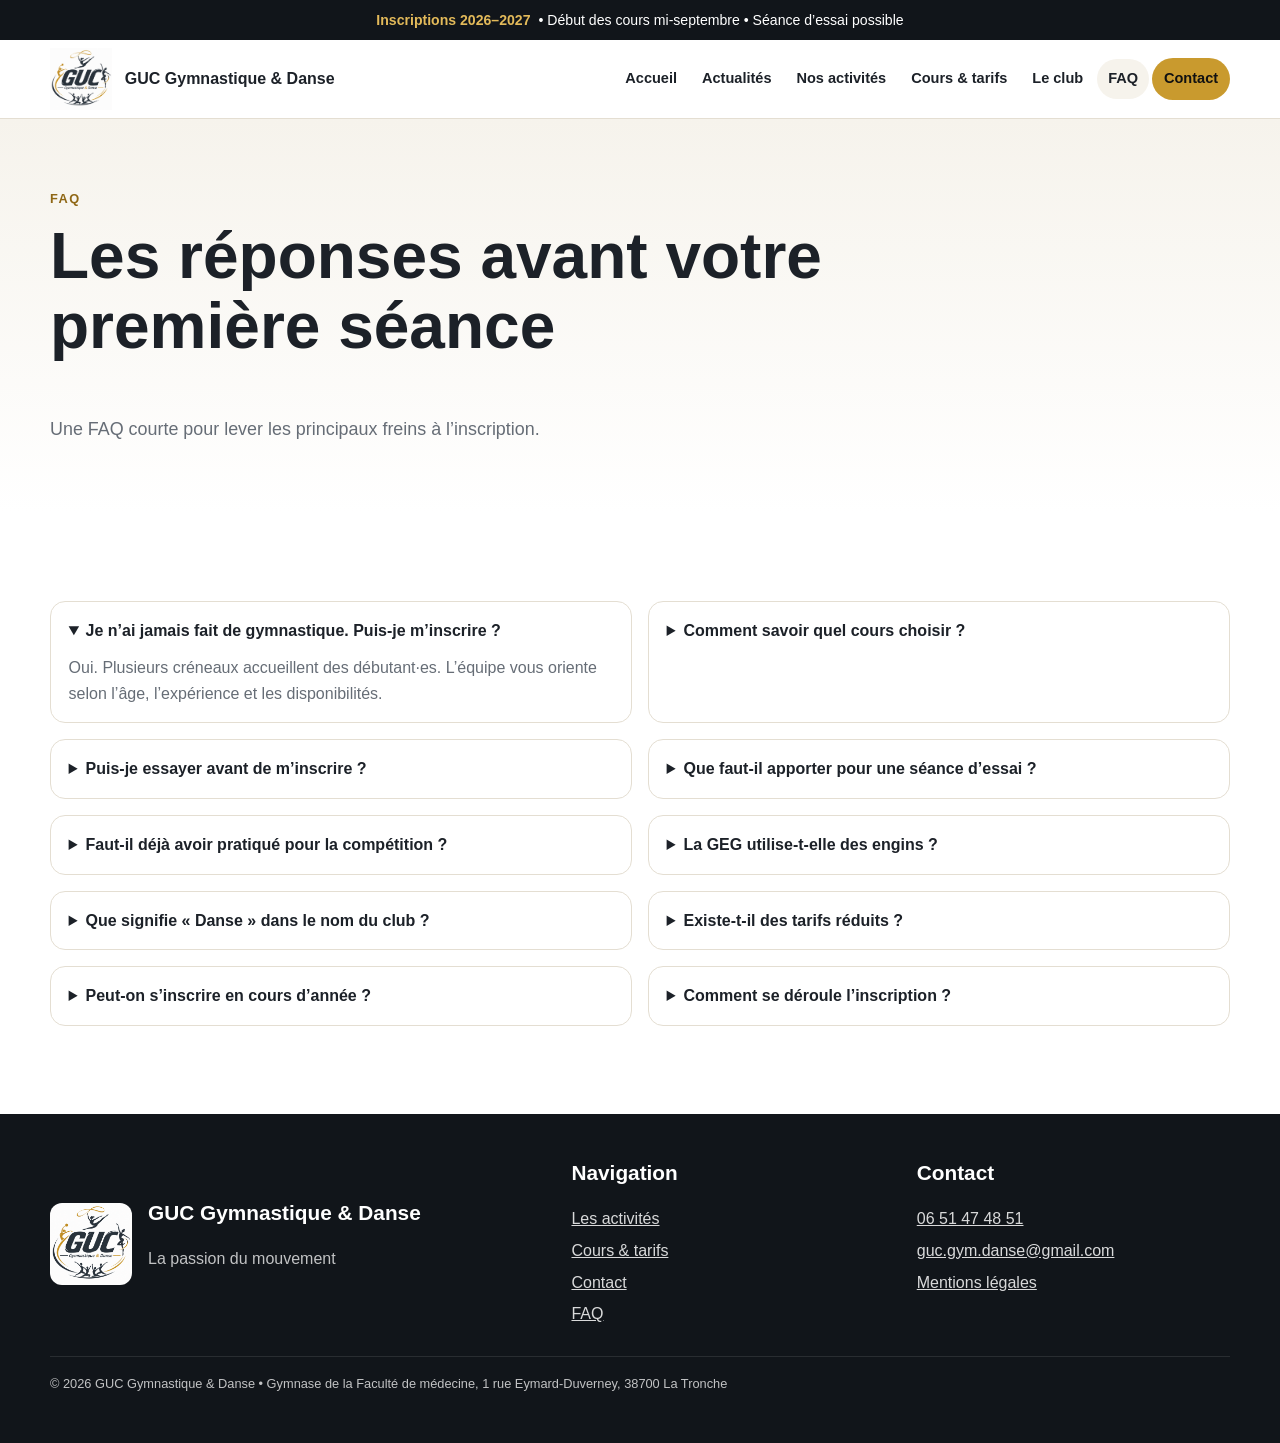
<file: faq.html>
<!doctype html>
<html lang="fr">
<head>
<meta charset="utf-8">
<meta name="viewport" content="width=device-width, initial-scale=1">
<meta name="description" content="Questions fréquentes avant une séance d’essai ou une inscription.">
<title>FAQ | GUC Gymnastique & Danse</title>
<link rel="icon" type="image/png" href="assets/images/favicon.png">
<link rel="stylesheet" href="assets/css/style.css">
</head>
<body>

<a class="skip-link" href="#contenu">Aller au contenu</a>
<div class="noticebar"><div class="container"><strong>Inscriptions 2026–2027</strong> • Début des cours mi-septembre • Séance d’essai possible</div></div>
<header class="site-header">
  <div class="container header-inner">
    <a class="brand" href="index.html">
      <img src="assets/images/logo.png" alt="Logo GUC Gymnastique & Danse">
      <strong>GUC Gymnastique &amp; Danse</strong>
    </a>
    <button class="menu-toggle" type="button" aria-expanded="false" aria-label="Ouvrir le menu">Menu</button>
    <nav class="main-nav" aria-label="Navigation principale">
      <a href="index.html">Accueil</a><a href="news.html">Actualités</a><a href="activites.html">Nos activités</a><a href="cours-tarifs.html">Cours & tarifs</a><a href="club.html">Le club</a><a href="faq.html" aria-current="page">FAQ</a><a class="btn btn-primary" href="inscription.html">Contact</a>
    </nav>
  </div>
</header>

<main id="contenu">

<section class="page-hero compact">
  <div class="container"><p class="kicker">FAQ</p><h1>Les réponses avant votre première séance</h1><p class="lead">Une FAQ courte pour lever les principaux freins à l’inscription.</p></div>
</section>
<section>
  <div class="container faq">
    <details open><summary>Je n’ai jamais fait de gymnastique. Puis-je m’inscrire ?</summary><p>Oui. Plusieurs créneaux accueillent des débutant·es. L’équipe vous oriente selon l’âge, l’expérience et les disponibilités.</p></details>
    <details><summary>Comment savoir quel cours choisir ?</summary><p>Les âges indiqués sont des repères. Une séance d’essai et un échange avec les enseignantes permettent de confirmer le meilleur groupe.</p></details>
    <details><summary>Puis-je essayer avant de m’inscrire ?</summary><p>Oui, une séance d’essai est possible. Merci de remplir le formulaire de contact, nous vous recontacterons pour vous confirmer le créneau avant votre venue.</p></details>
    <details><summary>Que faut-il apporter pour une séance d’essai ?</summary><p>Une tenue confortable (short, brassière ou T-shirt), les cheveux attachés obligatoirement et une gourde suffisent pour une première séance.</p></details>
    <details><summary>Faut-il déjà avoir pratiqué pour la compétition ?</summary><p>Une expérience est généralement préférable pour la GR compétition. Pour la GEG, un début dans la discipline peut être envisagé selon l’aisance corporelle et la composition du groupe.</p></details>
    <details><summary>La GEG utilise-t-elle des engins ?</summary><p>Non. La GEG est une discipline collective sans engin : continuité, formations, synchronisation et expression du groupe sont centrales.</p></details>
    <details><summary>Que signifie « Danse » dans le nom du club ?</summary><p>Tout au long de la saison, la danse est travaillée au service de la GR et de la GEG : musicalité, expression, rythme, déplacements, qualité du geste et chorégraphie.</p></details>
    <details><summary>Existe-t-il des tarifs réduits ?</summary><p>Oui. Des tarifs réduits sont prévus pour les étudiant·es et les personnels (et ayant droit) de l’enseignement supérieur et de la recherche.</p></details>
    <details><summary>Peut-on s’inscrire en cours d’année ?</summary><p>Cela dépend des places disponibles et de la cohérence avec le groupe. Contactez l’équipe pour vérifier les possibilités.</p></details>
    <details><summary>Comment se déroule l’inscription ?</summary><p>Après la séance d’essai ou après nous avoir contactés, les enseignantes vous donneront les informations nécessaires pour procéder à l’inscription.</p></details>
  </div>
</section>

</main>

<footer class="site-footer">
  <div class="container">
    <div class="footer-grid">
      <div class="footer-brand">
        <img src="assets/images/logo.png" alt="Logo GUC Gymnastique & Danse">
        <div><h3>GUC Gymnastique &amp; Danse</h3><p>La passion du mouvement</p></div>
      </div>
      <div>
        <h3>Navigation</h3>
        <div class="footer-links">
          <a href="activites.html">Les activités</a>
          <a href="cours-tarifs.html">Cours & tarifs</a>
          <a href="inscription.html">Contact</a>
          <a href="faq.html">FAQ</a>
        </div>
      </div>
      <div>
        <h3>Contact</h3>
        <div class="footer-links">
          <a href="tel:+33651474851">06 51 47 48 51</a>
          <a href="mailto:guc.gym.danse@gmail.com">guc.gym.danse@gmail.com</a>
          <a href="mentions-legales.html">Mentions légales</a>
        </div>
      </div>
    </div>
    <div class="footer-bottom">
      © 2026 GUC Gymnastique &amp; Danse • Gymnase de la Faculté de médecine, 1 rue Eymard-Duverney, 38700 La Tronche
    </div>
  </div>
</footer>
<script src="assets/js/main.js"></script>

</body>
</html>
</file>
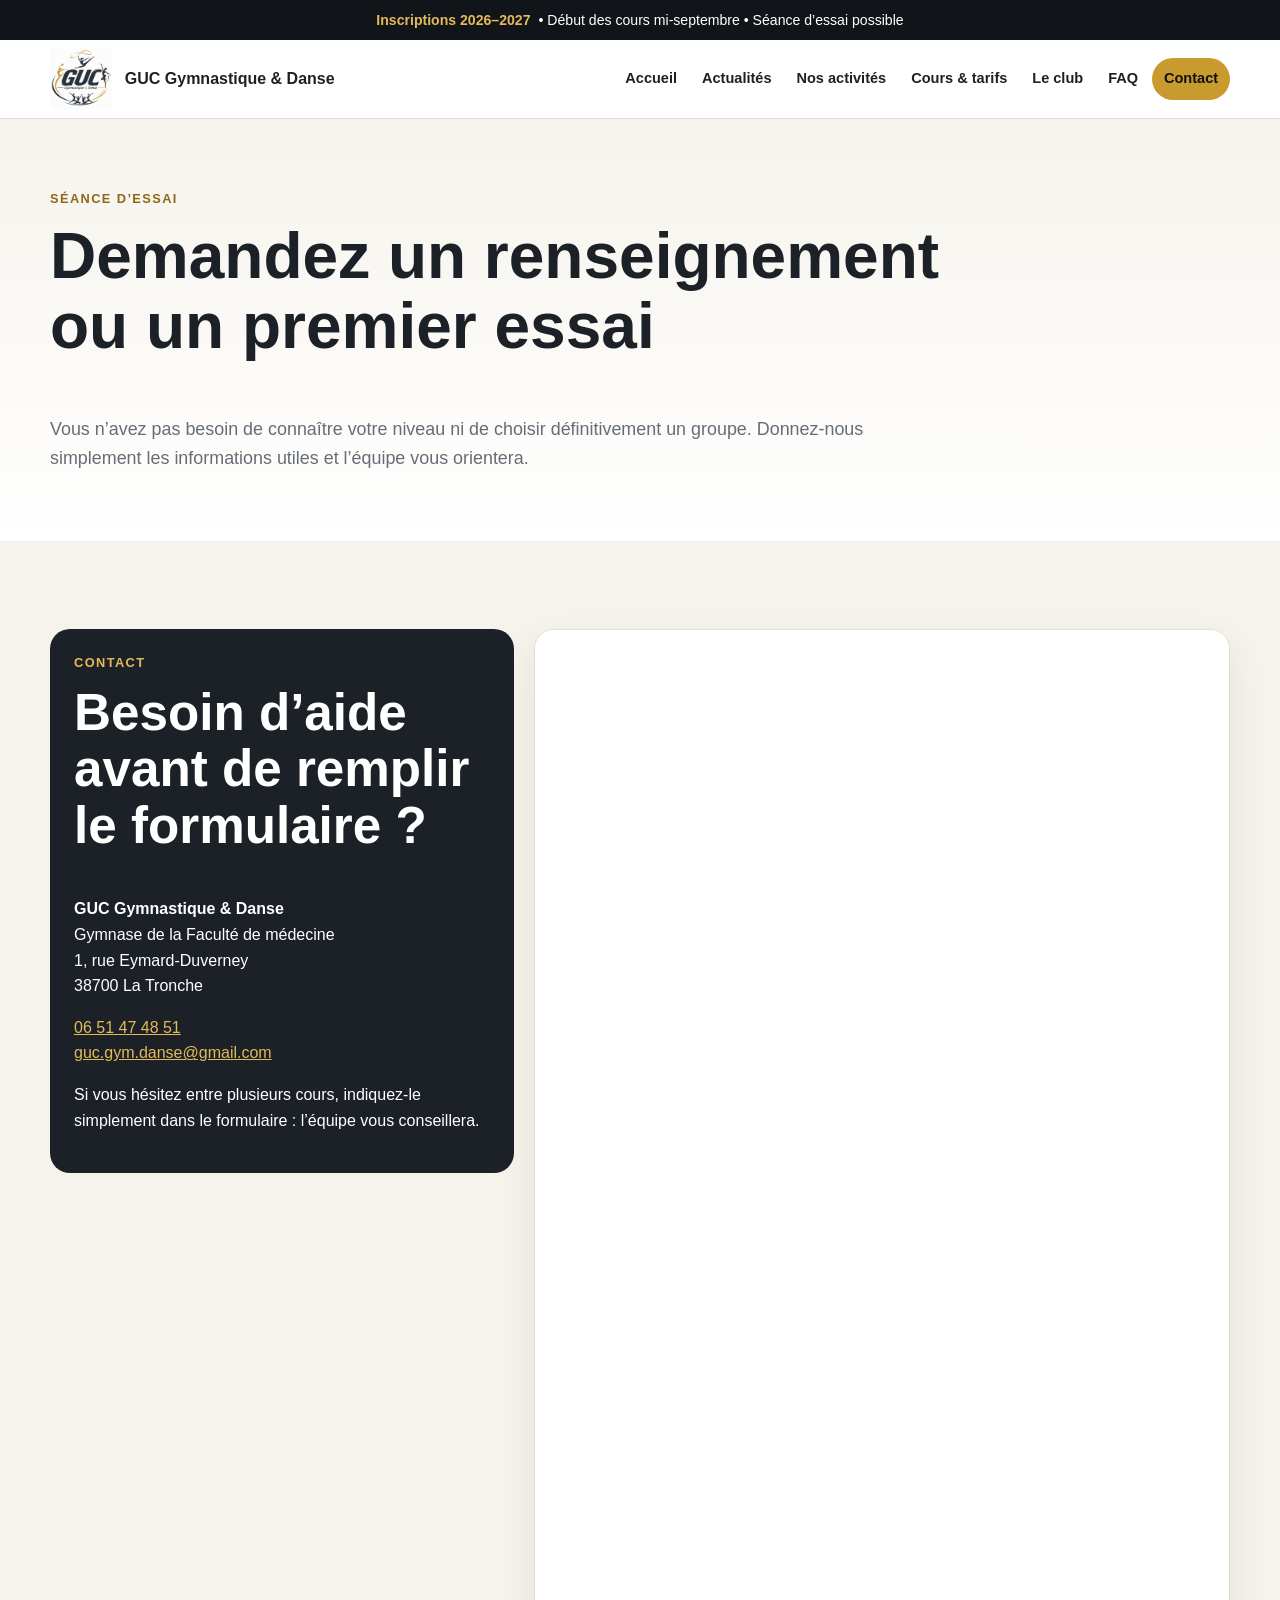
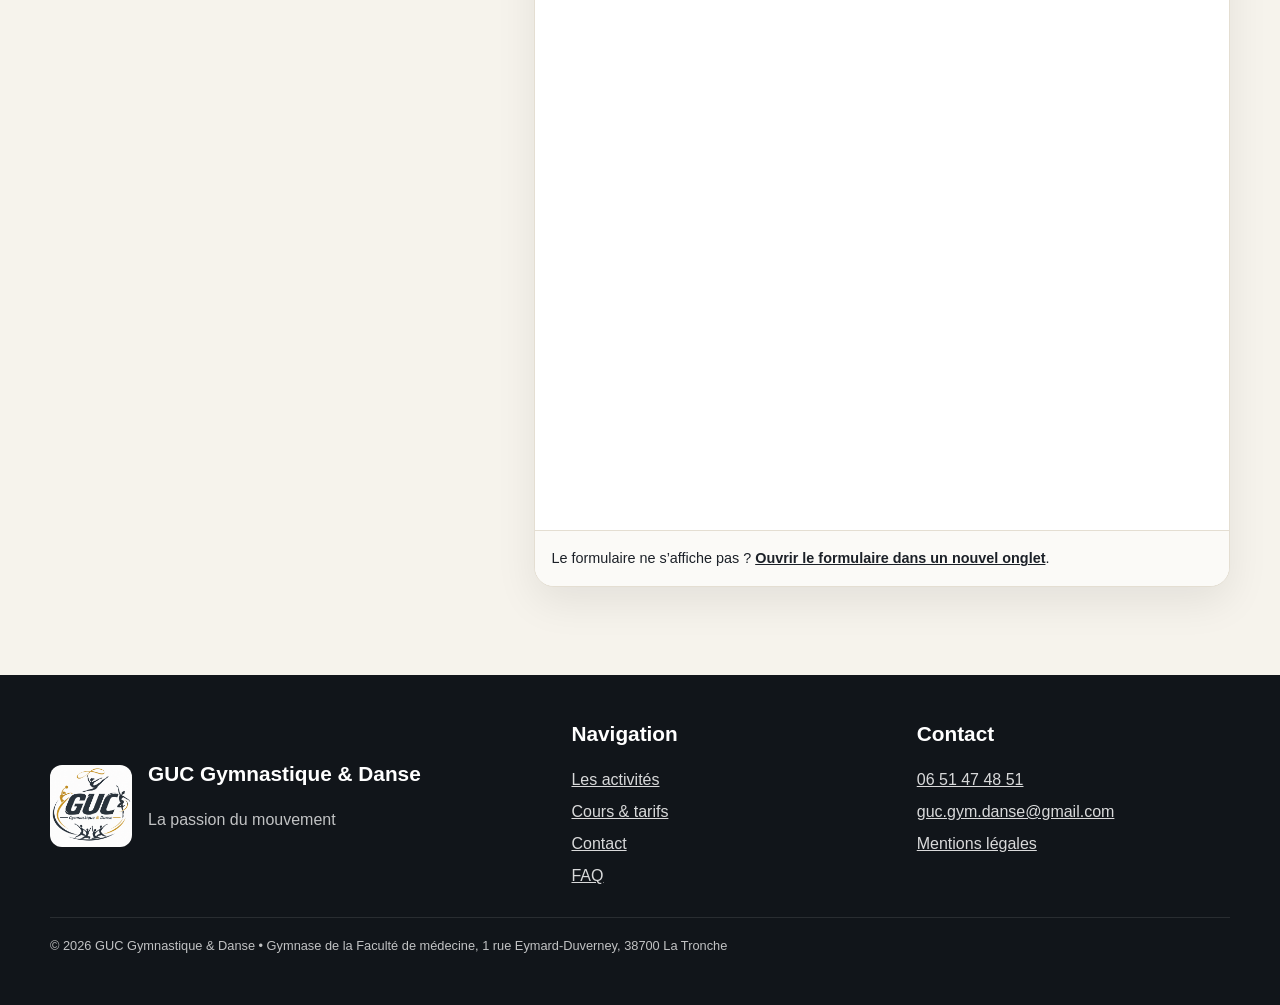
<file: inscription.html>
<!doctype html>
<html lang="fr">
<head>
<meta charset="utf-8">
<meta name="viewport" content="width=device-width, initial-scale=1">
<meta name="description" content="Formulaire de renseignement et de demande de séance d’essai.">
<title>Séance d’essai | GUC Gymnastique & Danse</title>
<link rel="icon" type="image/png" href="assets/images/favicon.png">
<link rel="stylesheet" href="assets/css/style.css">
</head>
<body>

<a class="skip-link" href="#contenu">Aller au contenu</a>
<div class="noticebar"><div class="container"><strong>Inscriptions 2026–2027</strong> • Début des cours mi-septembre • Séance d’essai possible</div></div>
<header class="site-header">
  <div class="container header-inner">
    <a class="brand" href="index.html">
      <img src="assets/images/logo.png" alt="Logo GUC Gymnastique & Danse">
      <strong>GUC Gymnastique &amp; Danse</strong>
    </a>
    <button class="menu-toggle" type="button" aria-expanded="false" aria-label="Ouvrir le menu">Menu</button>
    <nav class="main-nav" aria-label="Navigation principale">
      <a href="index.html">Accueil</a><a href="news.html">Actualités</a><a href="activites.html">Nos activités</a><a href="cours-tarifs.html">Cours & tarifs</a><a href="club.html">Le club</a><a href="faq.html">FAQ</a><a class="btn btn-primary" href="inscription.html">Contact</a>
    </nav>
  </div>
</header>

<main id="contenu">

<section class="page-hero compact">
  <div class="container">
    <p class="kicker">Séance d’essai</p>
    <h1>Demandez un renseignement ou un premier essai</h1>
    <p class="lead">Vous n’avez pas besoin de connaître votre niveau ni de choisir définitivement un groupe. Donnez-nous simplement les informations utiles et l’équipe vous orientera.</p>
  </div>
</section>

<section class="soft">
  <div class="container form-layout">
    <aside class="contact-panel">
      <p class="kicker" style="color:var(--gold-light)">Contact</p>
      <h2>Besoin d’aide avant de remplir le formulaire ?</h2>
      <p><strong>GUC Gymnastique & Danse</strong><br>Gymnase de la Faculté de médecine<br>1, rue Eymard-Duverney<br>38700 La Tronche</p>
      <p><a href="tel:+33651474851">06 51 47 48 51</a><br><a href="mailto:guc.gym.danse@gmail.com">guc.gym.danse@gmail.com</a></p>
      <p>Si vous hésitez entre plusieurs cours, indiquez-le simplement dans le formulaire : l’équipe vous conseillera.</p>
    </aside>

    <div class="form-shell">
      <iframe src="https://docs.google.com/forms/d/e/1FAIpQLSfokOG-3PFM-sqILlP-ICA23JTF1FaDNfiO7x8c8l5NXPD1Og/viewform?embedded=true" width="640" height="65000" frameborder="0" marginheight="0" marginwidth="0">Chargement…</iframe>
      <div class="form-fallback">
        Le formulaire ne s’affiche pas ? <a href="https://forms.gle/GYPSmPbNX2JyjFTH6" target="_blank" rel="noopener"><strong>Ouvrir le formulaire dans un nouvel onglet</strong></a>.
      </div>
    </div>
  </div>
</section>

</main>

<footer class="site-footer">
  <div class="container">
    <div class="footer-grid">
      <div class="footer-brand">
        <img src="assets/images/logo.png" alt="Logo GUC Gymnastique & Danse">
        <div><h3>GUC Gymnastique &amp; Danse</h3><p>La passion du mouvement</p></div>
      </div>
      <div>
        <h3>Navigation</h3>
        <div class="footer-links">
          <a href="activites.html">Les activités</a>
          <a href="cours-tarifs.html">Cours & tarifs</a>
          <a href="inscription.html">Contact</a>
          <a href="faq.html">FAQ</a>
        </div>
      </div>
      <div>
        <h3>Contact</h3>
        <div class="footer-links">
          <a href="tel:+33651474851">06 51 47 48 51</a>
          <a href="mailto:guc.gym.danse@gmail.com">guc.gym.danse@gmail.com</a>
          <a href="mentions-legales.html">Mentions légales</a>
        </div>
      </div>
    </div>
    <div class="footer-bottom">
      © 2026 GUC Gymnastique &amp; Danse • Gymnase de la Faculté de médecine, 1 rue Eymard-Duverney, 38700 La Tronche
    </div>
  </div>
</footer>
<script src="assets/js/main.js"></script>

</body>
</html>
</file>
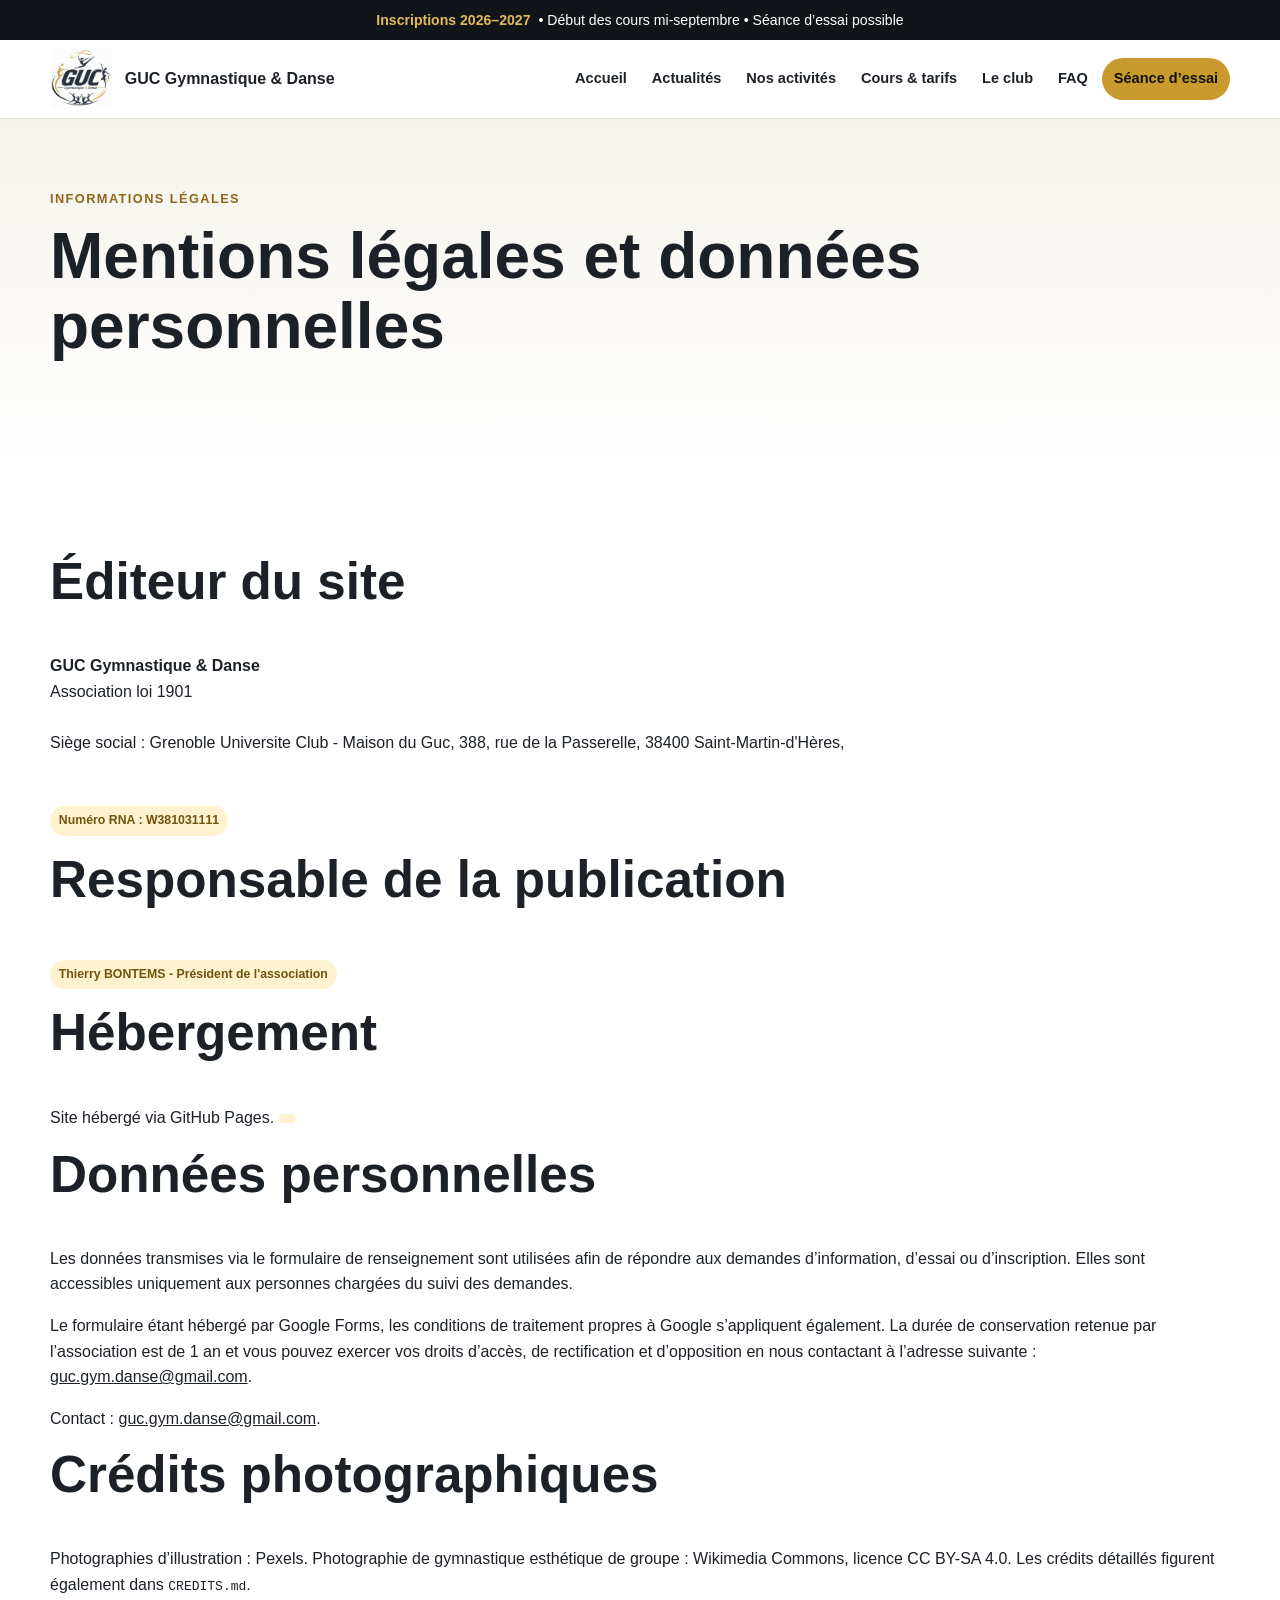
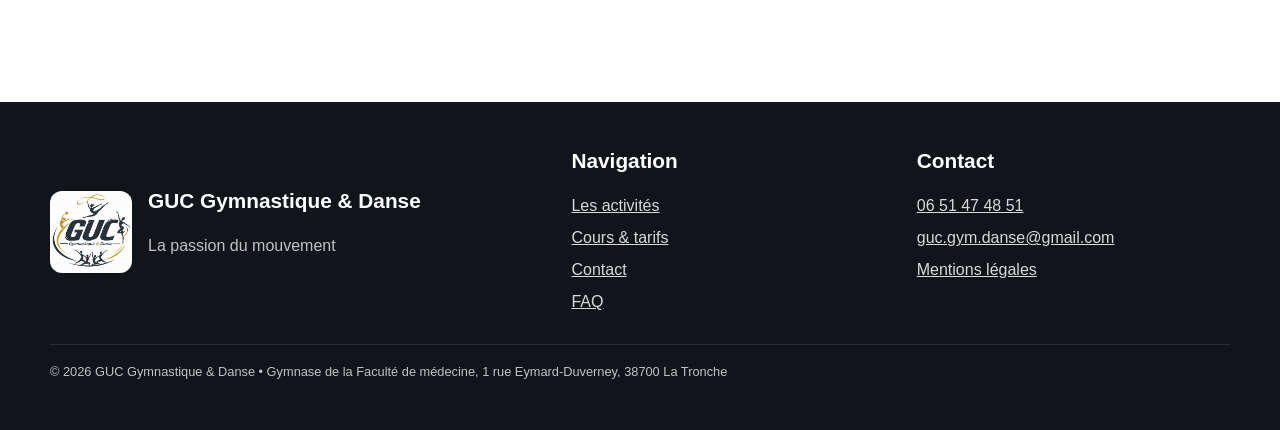
<file: mentions-legales.html>
<!doctype html>
<html lang="fr">
<head>
<meta charset="utf-8">
<meta name="viewport" content="width=device-width, initial-scale=1">
<meta name="description" content="Mentions légales et informations relatives aux données personnelles.">
<title>Mentions légales | GUC Gymnastique & Danse</title>
<link rel="icon" type="image/png" href="assets/images/favicon.png">
<link rel="stylesheet" href="assets/css/style.css">
</head>
<body>

<a class="skip-link" href="#contenu">Aller au contenu</a>
<div class="noticebar"><div class="container"><strong>Inscriptions 2026–2027</strong> • Début des cours mi-septembre • Séance d’essai possible</div></div>
<header class="site-header">
  <div class="container header-inner">
    <a class="brand" href="index.html">
      <img src="assets/images/logo.png" alt="Logo GUC Gymnastique & Danse">
      <strong>GUC Gymnastique &amp; Danse</strong>
    </a>
    <button class="menu-toggle" type="button" aria-expanded="false" aria-label="Ouvrir le menu">Menu</button>
    <nav class="main-nav" aria-label="Navigation principale">
      <a href="index.html">Accueil</a><a href="news.html">Actualités</a><a href="activites.html">Nos activités</a><a href="cours-tarifs.html">Cours & tarifs</a><a href="club.html">Le club</a><a href="faq.html">FAQ</a><a class="btn btn-primary" href="inscription.html">Séance d’essai</a>
    </nav>
  </div>
</header>

<main id="contenu">

<section class="page-hero compact">
  <div class="container">
    <p class="kicker">Informations légales</p>
    <h1>Mentions légales et données personnelles</h1>
     </div>
</section>
<section>
  <div class="container">
    <h2>Éditeur du site</h2>
    <p><strong>GUC Gymnastique & Danse</strong><br>Association loi 1901<br><br>Siège social : Grenoble Universite Club - Maison du Guc, 388, rue de la Passerelle, 38400 Saint-Martin-d'Hères,</p><br><span class="draft-note">
Numéro RNA : W381031111</span></p>

    <h2>Responsable de la publication</h2>
    <p><span class="draft-note">Thierry BONTEMS - Président de l'association</span></p>

    <h2>Hébergement</h2>
    <p>Site hébergé via GitHub Pages. <span class="draft-note"></span></p>

    <h2>Données personnelles</h2>
    <p>Les données transmises via le formulaire de renseignement sont utilisées afin de répondre aux demandes d’information, d’essai ou d’inscription. Elles sont accessibles uniquement aux personnes chargées du suivi des demandes.</p>
    <p>Le formulaire étant hébergé par Google Forms, les conditions de traitement propres à Google s’appliquent également. La durée de conservation retenue par l’association est de 1 an et vous pouvez exercer vos droits d’accès, de rectification et d’opposition en nous contactant à l’adresse suivante : <a href="mailto:guc.gym.danse@gmail.com">guc.gym.danse@gmail.com</a>.</p>
    <p>Contact : <a href="mailto:guc.gym.danse@gmail.com">guc.gym.danse@gmail.com</a>.</p>

    <h2>Crédits photographiques</h2>
    <p>Photographies d’illustration : Pexels. Photographie de gymnastique esthétique de groupe : Wikimedia Commons, licence CC BY-SA 4.0. Les crédits détaillés figurent également dans <code>CREDITS.md</code>.</p>
  </div>
</section>

</main>

<footer class="site-footer">
  <div class="container">
    <div class="footer-grid">
      <div class="footer-brand">
        <img src="assets/images/logo.png" alt="Logo GUC Gymnastique & Danse">
        <div><h3>GUC Gymnastique &amp; Danse</h3><p>La passion du mouvement</p></div>
      </div>
      <div>
        <h3>Navigation</h3>
        <div class="footer-links">
          <a href="activites.html">Les activités</a>
          <a href="cours-tarifs.html">Cours & tarifs</a>
          <a href="inscription.html">Contact</a>
          <a href="faq.html">FAQ</a>
        </div>
      </div>
      <div>
        <h3>Contact</h3>
        <div class="footer-links">
          <a href="tel:+33651474851">06 51 47 48 51</a>
          <a href="mailto:guc.gym.danse@gmail.com">guc.gym.danse@gmail.com</a>
          <a href="mentions-legales.html">Mentions légales</a>
        </div>
      </div>
    </div>
    <div class="footer-bottom">
      © 2026 GUC Gymnastique &amp; Danse • Gymnase de la Faculté de médecine, 1 rue Eymard-Duverney, 38700 La Tronche
    </div>
  </div>
</footer>
<script src="assets/js/main.js"></script>

</body>
</html>
</file>
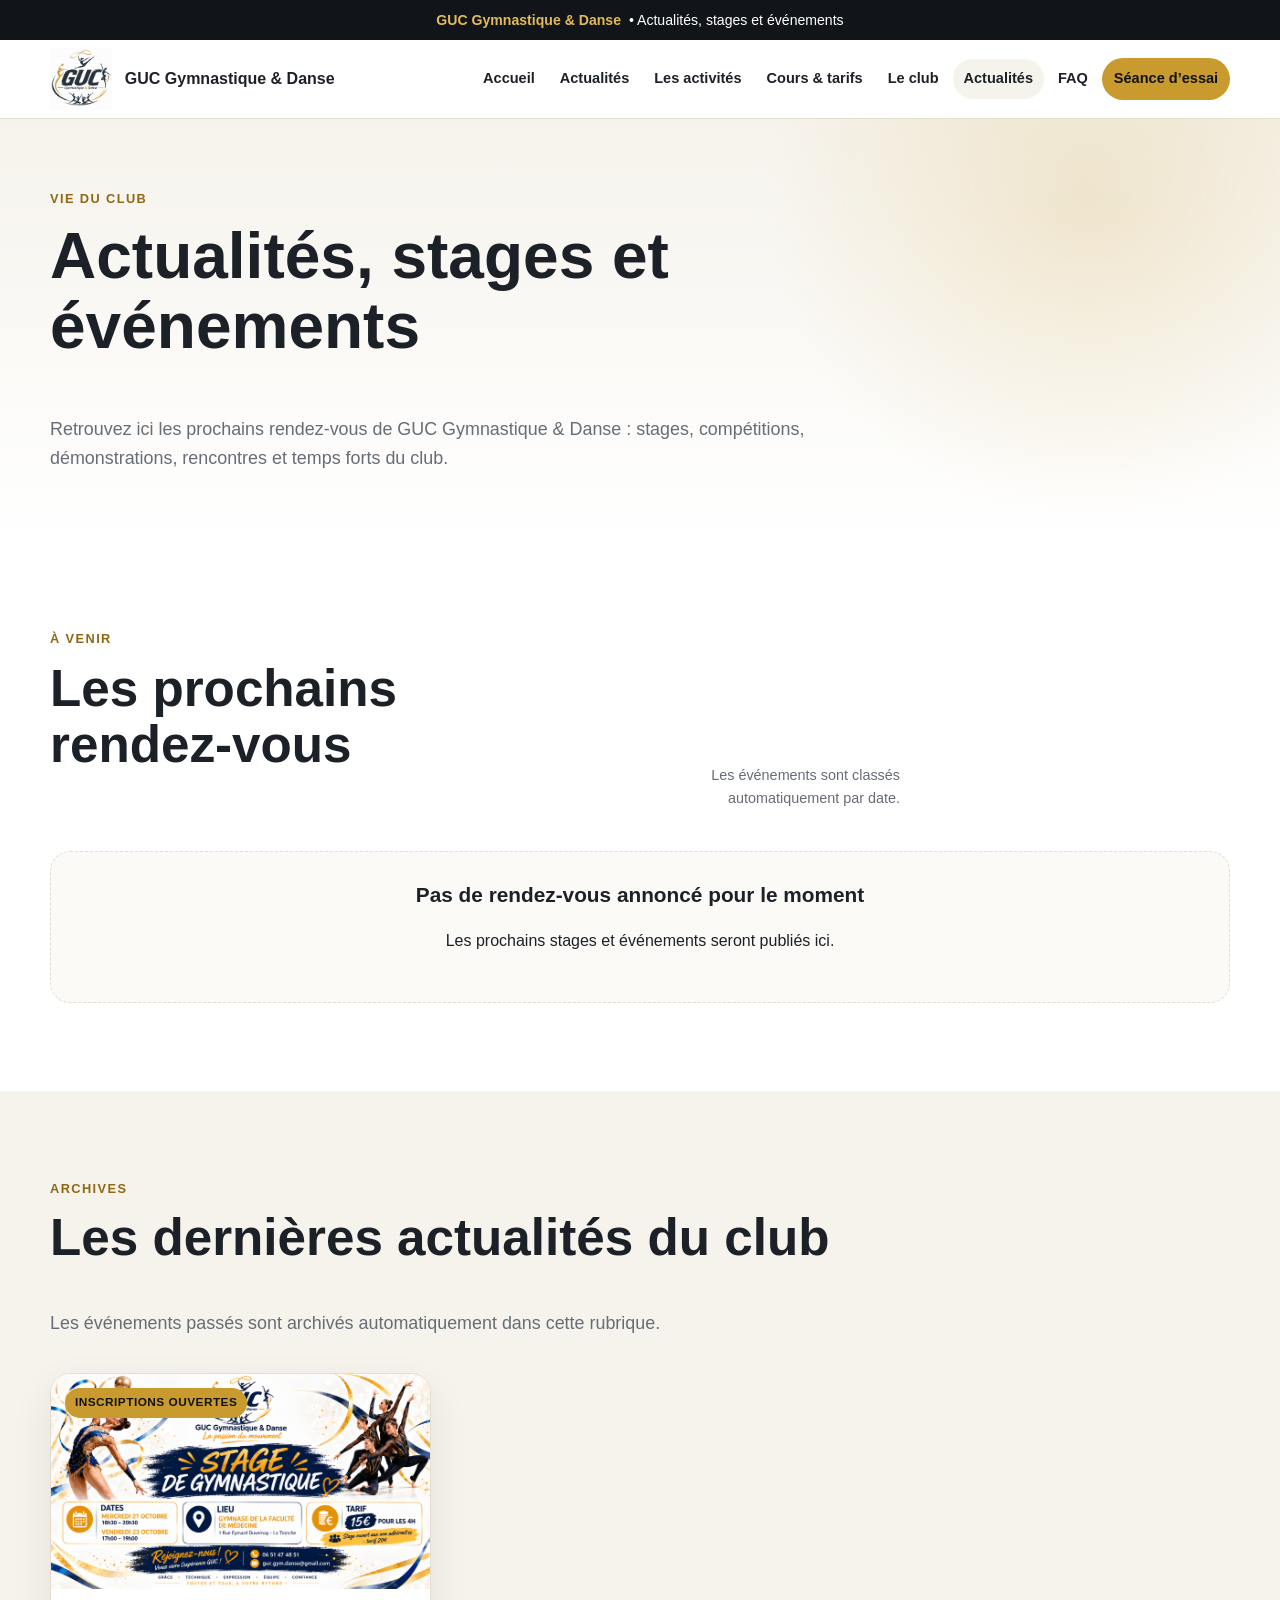
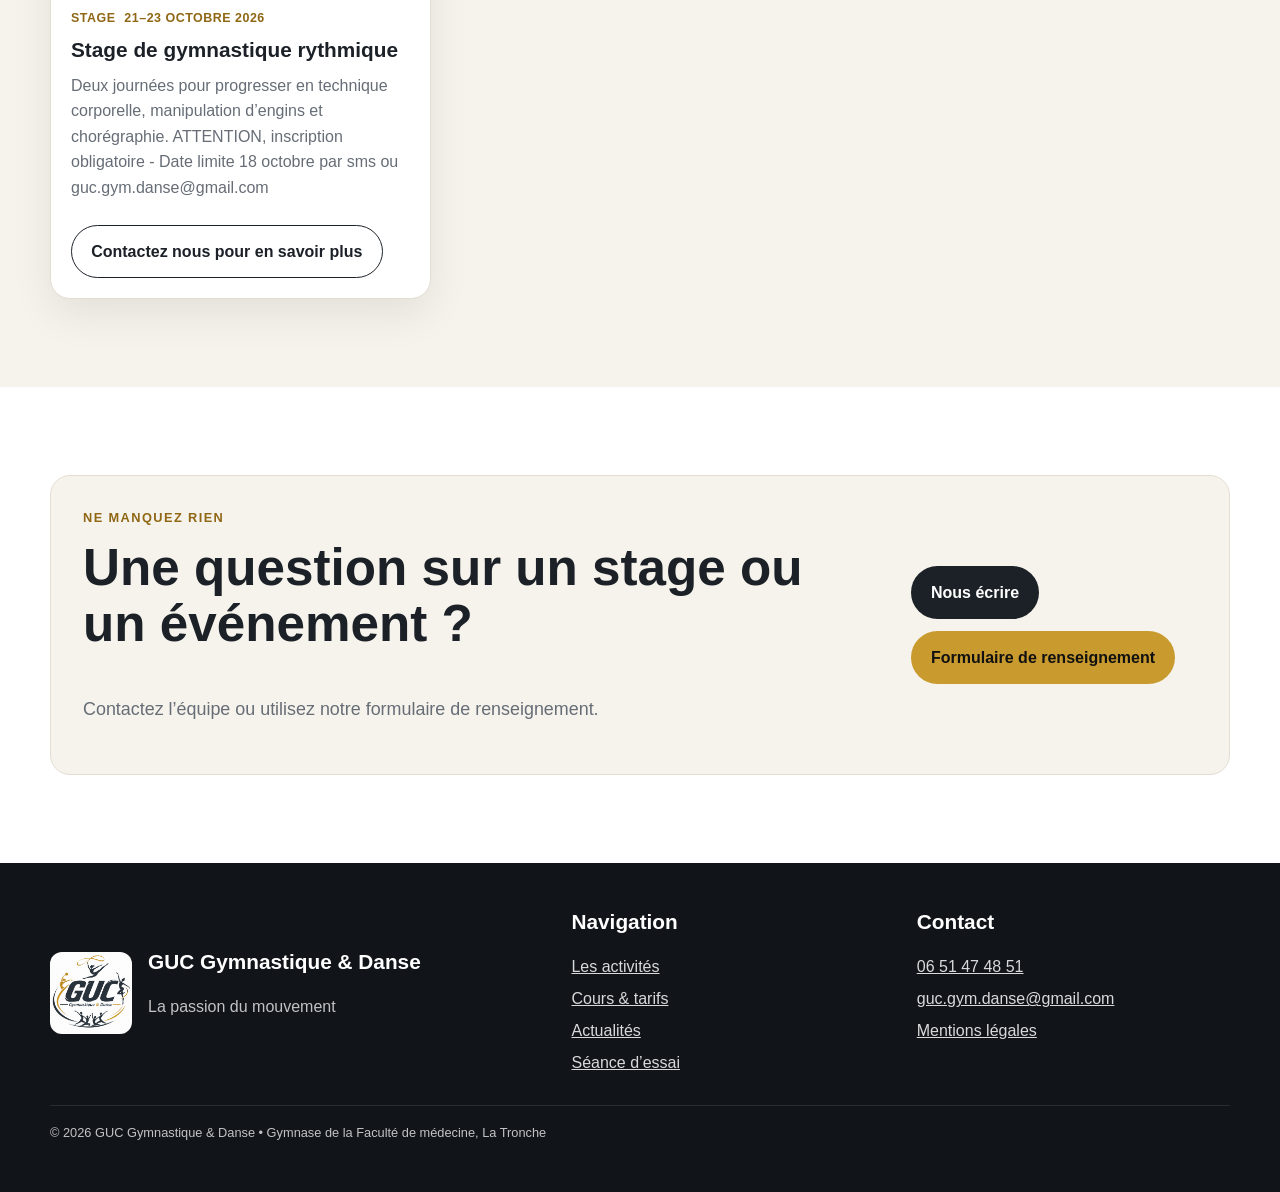
<file: news.html>
<!doctype html>
<html lang="fr">
<head>
<meta charset="utf-8">
<meta name="viewport" content="width=device-width, initial-scale=1">
<meta name="description" content="Actualités, stages, événements et rendez-vous de GUC Gymnastique & Danse à Grenoble – La Tronche.">
<title>Actualités | GUC Gymnastique & Danse</title>
<link rel="icon" type="image/png" href="assets/images/favicon.png">
<link rel="stylesheet" href="assets/css/style.css">
<link rel="stylesheet" href="assets/css/news.css">
</head>
<body>
<a class="skip-link" href="#contenu">Aller au contenu</a>
<div class="noticebar"><div class="container"><strong>GUC Gymnastique & Danse</strong> • Actualités, stages et événements</div></div>
<header class="site-header">
  <div class="container header-inner">
    <a class="brand" href="index.html"><img src="assets/images/logo.png" alt="Logo GUC Gymnastique & Danse"><strong>GUC Gymnastique &amp; Danse</strong></a>
    <button class="menu-toggle" type="button" aria-expanded="false" aria-label="Ouvrir le menu">Menu</button>
    <nav class="main-nav" aria-label="Navigation principale">
      <a href="index.html">Accueil</a><a href="news.html">Actualités</a><a href="activites.html">Les activités</a><a href="cours-tarifs.html">Cours &amp; tarifs</a><a href="club.html">Le club</a><a href="news.html" aria-current="page">Actualités</a><a href="faq.html">FAQ</a><a class="btn btn-primary" href="inscription.html">Séance d’essai</a>
    </nav>
  </div>
</header>
<main id="contenu">
<section class="page-hero compact news-hero"><div class="container"><p class="kicker">Vie du club</p><h1>Actualités, stages et événements</h1><p class="lead">Retrouvez ici les prochains rendez-vous de GUC Gymnastique &amp; Danse : stages, compétitions, démonstrations, rencontres et temps forts du club.</p></div></section>
<section id="a-venir"><div class="container"><div class="section-head news-heading"><div><p class="kicker">À venir</p><h2>Les prochains rendez-vous</h2></div><p class="news-help">Les événements sont classés automatiquement par date.</p></div><div id="featured-news"></div><div id="upcoming-news" class="news-grid"></div><div id="no-upcoming" class="news-empty" hidden><h3>Pas de rendez-vous annoncé pour le moment</h3><p>Les prochains stages et événements seront publiés ici.</p></div></div></section>
<section class="soft" id="archives"><div class="container"><div class="section-head"><p class="kicker">Archives</p><h2>Les dernières actualités du club</h2><p class="lead">Les événements passés sont archivés automatiquement dans cette rubrique.</p></div><div id="past-news" class="news-grid"></div><div id="no-past" class="news-empty" hidden><p>Aucune actualité archivée pour le moment.</p></div></div></section>
<section><div class="container news-cta"><div><p class="kicker">Ne manquez rien</p><h2>Une question sur un stage ou un événement ?</h2><p class="lead">Contactez l’équipe ou utilisez notre formulaire de renseignement.</p></div><div class="news-cta-actions"><a class="btn btn-dark" href="mailto:guc.gym.danse@gmail.com">Nous écrire</a><a class="btn btn-primary" href="inscription.html">Formulaire de renseignement</a></div></div></section>
</main>
<footer class="site-footer"><div class="container"><div class="footer-grid"><div class="footer-brand"><img src="assets/images/logo.png" alt="Logo GUC Gymnastique & Danse"><div><h3>GUC Gymnastique &amp; Danse</h3><p>La passion du mouvement</p></div></div><div><h3>Navigation</h3><div class="footer-links"><a href="activites.html">Les activités</a><a href="cours-tarifs.html">Cours &amp; tarifs</a><a href="news.html">Actualités</a><a href="inscription.html">Séance d’essai</a></div></div><div><h3>Contact</h3><div class="footer-links"><a href="tel:+33651474851">06 51 47 48 51</a><a href="mailto:guc.gym.danse@gmail.com">guc.gym.danse@gmail.com</a><a href="mentions-legales.html">Mentions légales</a></div></div></div><div class="footer-bottom">© 2026 GUC Gymnastique &amp; Danse • Gymnase de la Faculté de médecine, La Tronche</div></div></footer>
<script src="assets/js/main.js"></script><script src="assets/js/news-data.js"></script><script src="assets/js/news.js"></script>
</body></html>
</file>
<file: assets/css/style.css>
:root{
  --gold:#c99a2e;
  --gold-light:#e3ba5a;
  --gold-dark:#8f6715;
  --ink:#1c2128;
  --ink-2:#2b3139;
  --muted:#666d76;
  --paper:#ffffff;
  --soft:#f6f3ec;
  --soft-2:#fbfaf7;
  --line:#e4ded2;
  --success:#2d6a4f;
  --max:1180px;
  --radius:20px;
  --shadow:0 15px 42px rgba(0,0,0,.08);
}
*{box-sizing:border-box}
html{scroll-behavior:smooth}
body{
  margin:0;
  font-family:Arial,Helvetica,sans-serif;
  color:var(--ink);
  background:var(--paper);
  line-height:1.6;
}
img{display:block;max-width:100%}
a{color:inherit}
button,input,select,textarea{font:inherit}
.container{width:min(calc(100% - 2rem),var(--max));margin-inline:auto}
.skip-link{position:absolute;left:-9999px;top:0;background:var(--ink);color:#fff;padding:.75rem 1rem;z-index:9999}
.skip-link:focus{left:1rem;top:1rem}
h1,h2,h3{margin-top:0;line-height:1.1;color:var(--ink)}
h1{font-size:clamp(2.1rem,5vw,4rem);max-width:900px}
h2{font-size:clamp(2rem,4vw,3.2rem)}
h3{font-size:1.3rem}
p{margin-top:0}
.lead{font-size:1.12rem;color:var(--muted);max-width:820px}
.kicker{
  color:var(--gold-dark);
  font-size:.8rem;
  font-weight:800;
  letter-spacing:.11em;
  text-transform:uppercase;
  margin-bottom:.7rem;
}
.btn{
  display:inline-flex;align-items:center;justify-content:center;
  padding:.82rem 1.2rem;border-radius:999px;
  text-decoration:none;font-weight:800;border:1px solid transparent;
  transition:.18s ease;cursor:pointer
}
.btn:hover{transform:translateY(-1px)}
.btn-primary{background:var(--gold);color:#111}
.btn-dark{background:var(--ink);color:#fff}
.btn-outline{background:transparent;border-color:var(--ink);color:var(--ink)}
.btn-light{background:#fff;color:var(--ink)}
.noticebar{background:#11151a;color:#fff;font-size:.88rem}
.noticebar .container{min-height:40px;display:flex;align-items:center;justify-content:center;text-align:center;gap:.5rem}
.noticebar strong{color:var(--gold-light)}
.site-header{
  position:sticky;top:0;z-index:1000;background:rgba(255,255,255,.96);
  backdrop-filter:blur(10px);border-bottom:1px solid var(--line)
}
.header-inner{min-height:78px;display:flex;align-items:center;justify-content:space-between;gap:1rem}
.brand{display:flex;align-items:center;gap:.8rem;text-decoration:none}
.brand img{width:62px;height:62px;object-fit:contain}
.brand strong{font-size:1rem}
.main-nav{display:flex;align-items:center;gap:.2rem}
.main-nav a{padding:.55rem .68rem;border-radius:999px;text-decoration:none;font-size:.91rem;font-weight:700}
.main-nav a:hover,.main-nav a[aria-current="page"]{background:var(--soft)}
.menu-toggle{display:none;border:1px solid var(--line);background:var(--soft);border-radius:999px;padding:.6rem .85rem;font-weight:800}
.page-hero{
  padding:6rem 0 4rem;
  background:linear-gradient(180deg,var(--soft),#fff);
}
.page-hero.compact{padding:4.4rem 0 3.2rem}

.hero{
  min-height:660px;display:flex;align-items:center;color:#fff;
  background:
    linear-gradient(90deg,rgba(18,22,27,.92),rgba(18,22,27,.70) 55%,rgba(18,22,27,.25)),
    url("https://github.com/gucgymdanse-dev/GUC-Gym-Danse/blob/main/assets/images/accueil.png?raw=true?auto=compress&cs=tinysrgb&w=1800") center 28%/cover no-repeat;
}
.hero-content{padding:6rem 0 5rem;max-width:880px}
.hero h1{color:#fff}
.hero .lead{color:rgba(255,255,255,.87);max-width:760px}
.hero .kicker{color:var(--gold-light)}
.hero-actions{display:flex;flex-wrap:wrap;gap:.8rem;margin-top:1.7rem}
.hero-note{margin-top:1.25rem;color:rgba(255,255,255,.75);font-size:.95rem}
.stat-strip{background:var(--ink);color:#fff}
.stat-grid{display:grid;grid-template-columns:repeat(4,1fr)}
.stat{padding:1.4rem 1.1rem;border-right:1px solid rgba(255,255,255,.12)}
.stat:last-child{border-right:0}
.stat b{display:block;color:var(--gold-light);font-size:1.35rem}
.stat span{color:rgba(255,255,255,.75);font-size:.9rem}
section{padding:5.5rem 0}
.soft{background:var(--soft)}
.section-head{max-width:850px;margin-bottom:2.2rem}
.grid-3{display:grid;grid-template-columns:repeat(3,1fr);gap:1.15rem}
.grid-2{display:grid;grid-template-columns:repeat(2,1fr);gap:1.2rem}
.card{
  background:#fff;border:1px solid var(--line);border-radius:var(--radius);
  overflow:hidden;box-shadow:var(--shadow)
}
.card img{width:100%;height:255px;object-fit:cover}
.card-body{padding:1.4rem}
.card p{color:var(--muted)}
.tag{
  display:inline-block;padding:.29rem .58rem;border-radius:999px;
  background:#f4ead2;color:#7d5c17;font-size:.76rem;font-weight:800;
  text-transform:uppercase;margin-bottom:.65rem
}
.feature{
  padding:1.5rem;border:1px solid var(--line);border-radius:var(--radius);background:#fff
}
.feature .big{font-size:2rem;font-weight:900;color:var(--gold-dark)}
.split{display:grid;grid-template-columns:1fr 1fr;gap:2rem;align-items:center}
.split img{width:100%;height:430px;object-fit:cover;border-radius:var(--radius);box-shadow:var(--shadow)}
.caption{margin-top:.55rem;color:var(--muted);font-size:.77rem}
.compare{display:grid;grid-template-columns:1fr 1fr;gap:1.2rem}
.compare-card{padding:1.55rem;border:1px solid var(--line);border-radius:var(--radius);background:#fff}
.compare-card.dark{background:var(--ink);color:#fff;border-color:var(--ink)}
.compare-card.dark h3{color:#fff}
.compare-card.dark p,.compare-card.dark li{color:rgba(255,255,255,.78)}
.compare-card ul{padding-left:1.15rem}
.compare-card li+li{margin-top:.45rem}
.course-list{display:grid;gap:1rem}
.course-card{
  display:grid;grid-template-columns:170px 1fr 250px;gap:1.2rem;align-items:center;
  padding:1.2rem;border:1px solid var(--line);border-radius:18px;background:#fff
}
.course-day{color:var(--gold-dark);font-weight:900}
.course-day strong{display:block;color:var(--ink);font-size:1.35rem}
.course-card p{margin:0;color:var(--muted)}
.chips{display:flex;flex-wrap:wrap;gap:.4rem;justify-content:flex-end}
.chip{padding:.32rem .58rem;border-radius:999px;background:#f3ead5;color:#7c5b17;font-size:.74rem;font-weight:800}
.callout{
  margin-top:1.15rem;padding:1rem 1.15rem;border-left:4px solid var(--gold);
  border-radius:10px;background:#fff8e7;color:#504736
}
.table-wrap{overflow-x:auto;border:1px solid var(--line);border-radius:18px;box-shadow:var(--shadow)}
table{width:100%;border-collapse:collapse;background:#fff}
th,td{padding:1rem 1.1rem;text-align:left;border-bottom:1px solid var(--line)}
th{background:var(--ink);color:#fff;font-size:.88rem}
tr:last-child td{border-bottom:0}
.price{font-weight:900;color:var(--gold-dark)}
.small{font-size:.82rem;color:var(--muted)}
.team-grid{display:grid;grid-template-columns:repeat(2,1fr);gap:1rem}
.team-card{padding:1.5rem;border:1px solid var(--line);border-radius:var(--radius);background:#fff}
.avatar{
  width:58px;height:58px;border-radius:50%;
  display:grid;place-items:center;background:var(--gold);color:#111;
  font-weight:900;margin-bottom:1rem
}
.draft-note{display:inline-block;margin-top:.6rem;padding:.3rem .55rem;border-radius:999px;background:#fff3cf;color:#72520f;font-size:.77rem;font-weight:800}
.faq{display:grid;grid-template-columns:1fr 1fr;gap:1rem}
details{padding:1rem 1.1rem;border:1px solid var(--line);border-radius:15px;background:#fff}
summary{cursor:pointer;font-weight:800}
details p{margin:.75rem 0 0;color:var(--muted)}
.form-layout{display:grid;grid-template-columns:.8fr 1.2fr;gap:1.3rem;align-items:start}
.contact-panel{padding:1.5rem;border-radius:var(--radius);background:var(--ink);color:#fff;position:sticky;top:100px}
.contact-panel h2,.contact-panel h3{color:#fff}
.contact-panel a{color:var(--gold-light)}
.form-shell{background:#fff;border:1px solid var(--line);border-radius:var(--radius);overflow:hidden;box-shadow:var(--shadow)}
.form-shell iframe{display:block;width:100%;height:1500px;border:0;background:#fff}
.form-fallback{padding:1rem;border-top:1px solid var(--line);background:var(--soft-2);font-size:.9rem}
.info-grid{display:grid;grid-template-columns:repeat(3,1fr);gap:1rem}
.info-card{padding:1.4rem;border:1px solid var(--line);border-radius:var(--radius);background:#fff}
.site-footer{padding:3rem 0;background:#11151a;color:rgba(255,255,255,.74)}
.footer-grid{display:grid;grid-template-columns:1.25fr .8fr .8fr;gap:2rem}
.footer-brand{display:flex;align-items:center;gap:1rem}
.footer-brand img{width:82px;background:#fff;border-radius:12px}
.site-footer h3{color:#fff}
.footer-links{display:grid;gap:.4rem}
.footer-links a{color:rgba(255,255,255,.84)}
.footer-bottom{margin-top:1.8rem;padding-top:1.1rem;border-top:1px solid rgba(255,255,255,.1);font-size:.8rem}
.error-page{min-height:70vh;display:grid;place-items:center;text-align:center}
@media(max-width:980px){
  .menu-toggle{display:block}
  .main-nav{
    position:absolute;top:78px;left:1rem;right:1rem;display:none;
    flex-direction:column;align-items:stretch;padding:.7rem;
    background:#fff;border:1px solid var(--line);border-radius:16px;box-shadow:var(--shadow)
  }
  .main-nav.open{display:flex}
  .stat-grid,.grid-3,.info-grid{grid-template-columns:repeat(2,1fr)}
  .split,.form-layout{grid-template-columns:1fr}
  .compare,.team-grid,.faq{grid-template-columns:1fr}
  .course-card{grid-template-columns:140px 1fr}
  .chips{grid-column:1/-1;justify-content:flex-start}
  .contact-panel{position:static}
  .footer-grid{grid-template-columns:1fr 1fr}
}
@media(max-width:640px){
  .brand strong{display:none}
  .hero{min-height:600px;background-position:58% 25%}
  .hero-actions{display:grid}
  .hero-actions .btn{width:100%}
  .stat-grid,.grid-3,.info-grid,.footer-grid{grid-template-columns:1fr}
  .stat{border-right:0;border-bottom:1px solid rgba(255,255,255,.12)}
  section{padding:4.2rem 0}
  .split img{height:300px}
  .course-card{grid-template-columns:1fr}
  .chips{grid-column:auto}
  .form-shell iframe{height:1700px}
}
@media(prefers-reduced-motion:reduce){
  html{scroll-behavior:auto}
  *{transition:none!important}
}
</file>
<file: assets/css/news.css>
.news-hero{background:radial-gradient(circle at 85% 20%,rgba(201,154,46,.18),transparent 28%),linear-gradient(180deg,var(--soft),#fff)}
.news-heading{display:flex;align-items:end;justify-content:space-between;gap:2rem}.news-help{max-width:340px;margin:0 0 .4rem;color:var(--muted);font-size:.9rem;text-align:right}.news-grid{display:grid;grid-template-columns:repeat(3,1fr);gap:1.15rem}.news-card{display:flex;flex-direction:column;overflow:hidden;border:1px solid var(--line);border-radius:var(--radius);background:#fff;box-shadow:var(--shadow)}.news-card-image{position:relative;height:215px;background:linear-gradient(135deg,rgba(28,33,40,.92),rgba(28,33,40,.60)),linear-gradient(135deg,#d3a63d,#1c2128);overflow:hidden}.news-card-image img{width:100%;height:100%;object-fit:cover}.news-card-image.no-image{display:grid;place-items:center}.news-card-image.no-image::after{content:"GUC";font-size:3rem;font-weight:900;color:rgba(255,255,255,.85);letter-spacing:.08em}.news-status{position:absolute;top:14px;left:14px;padding:.34rem .62rem;border-radius:999px;background:var(--gold);color:#111;font-size:.74rem;font-weight:900;text-transform:uppercase;letter-spacing:.04em}.news-card-body{display:flex;flex-direction:column;flex:1;padding:1.25rem}.news-meta{display:flex;gap:.55rem;flex-wrap:wrap;margin-bottom:.65rem;color:var(--gold-dark);font-size:.78rem;font-weight:800;text-transform:uppercase;letter-spacing:.04em}.news-card h3{margin-bottom:.65rem}.news-card p{color:var(--muted)}.news-card .news-actions{margin-top:auto;padding-top:.5rem}.featured-news{display:grid;grid-template-columns:1.05fr .95fr;gap:0;margin-bottom:1.5rem;overflow:hidden;border:1px solid var(--line);border-radius:calc(var(--radius) + 4px);background:var(--ink);color:#fff;box-shadow:var(--shadow)}.featured-media{min-height:360px;background:linear-gradient(135deg,rgba(28,33,40,.60),rgba(28,33,40,.20)),linear-gradient(135deg,#c99a2e,#20242a)}.featured-media img{width:100%;height:100%;min-height:360px;object-fit:cover}.featured-copy{display:flex;flex-direction:column;justify-content:center;padding:2rem}.featured-copy h2{color:#fff;font-size:clamp(1.8rem,3vw,2.7rem)}.featured-copy p{color:rgba(255,255,255,.78)}.featured-copy .news-meta{color:var(--gold-light)}.news-empty{padding:2rem;text-align:center;border:1px dashed var(--line);border-radius:var(--radius);background:var(--soft-2)}.news-cta{display:flex;align-items:center;justify-content:space-between;gap:2rem;padding:2rem;border:1px solid var(--line);border-radius:var(--radius);background:var(--soft)}.news-cta-actions{display:flex;flex-wrap:wrap;gap:.7rem}@media(max-width:980px){.news-grid{grid-template-columns:repeat(2,1fr)}.featured-news{grid-template-columns:1fr}.featured-media,.featured-media img{min-height:300px}}@media(max-width:640px){.news-heading,.news-cta{display:block}.news-help{text-align:left;max-width:none;margin-top:.5rem}.news-grid{grid-template-columns:1fr}.news-cta-actions{margin-top:1rem}.news-cta-actions .btn{width:100%}}
</file>
